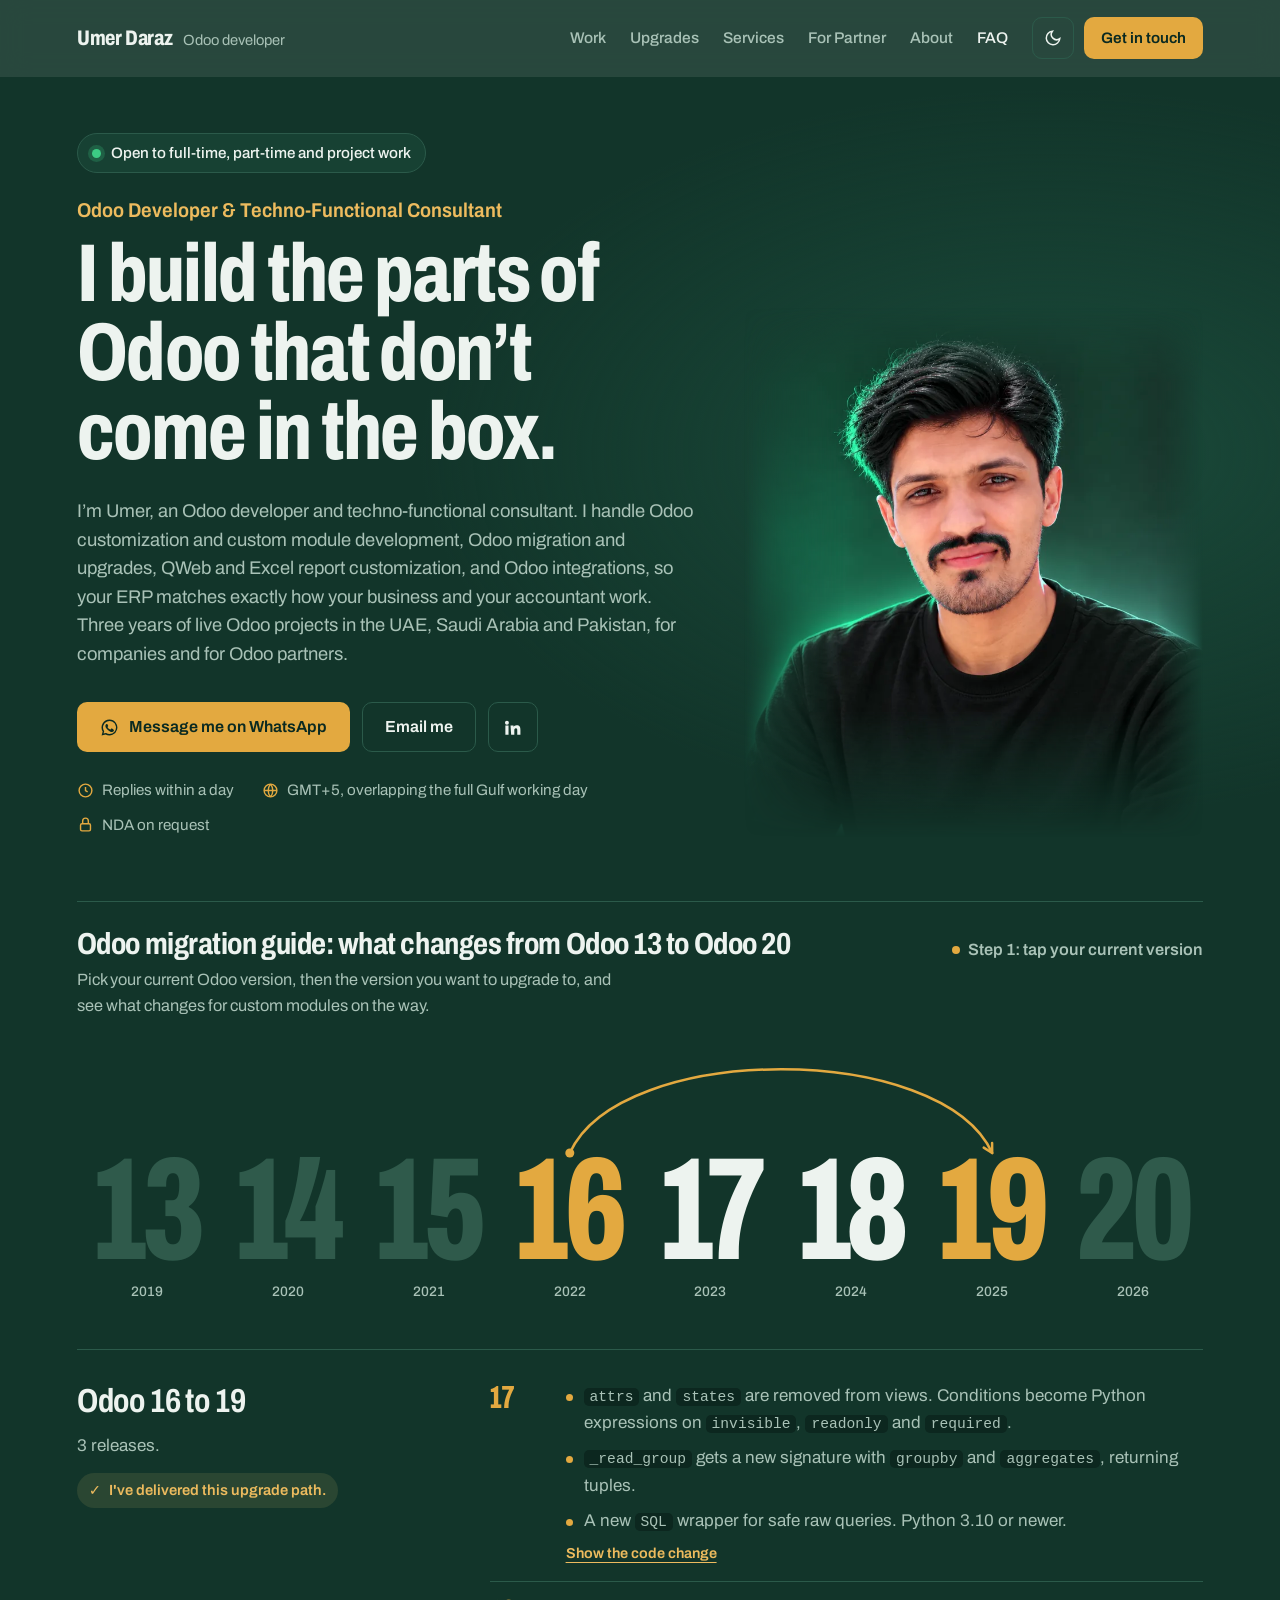
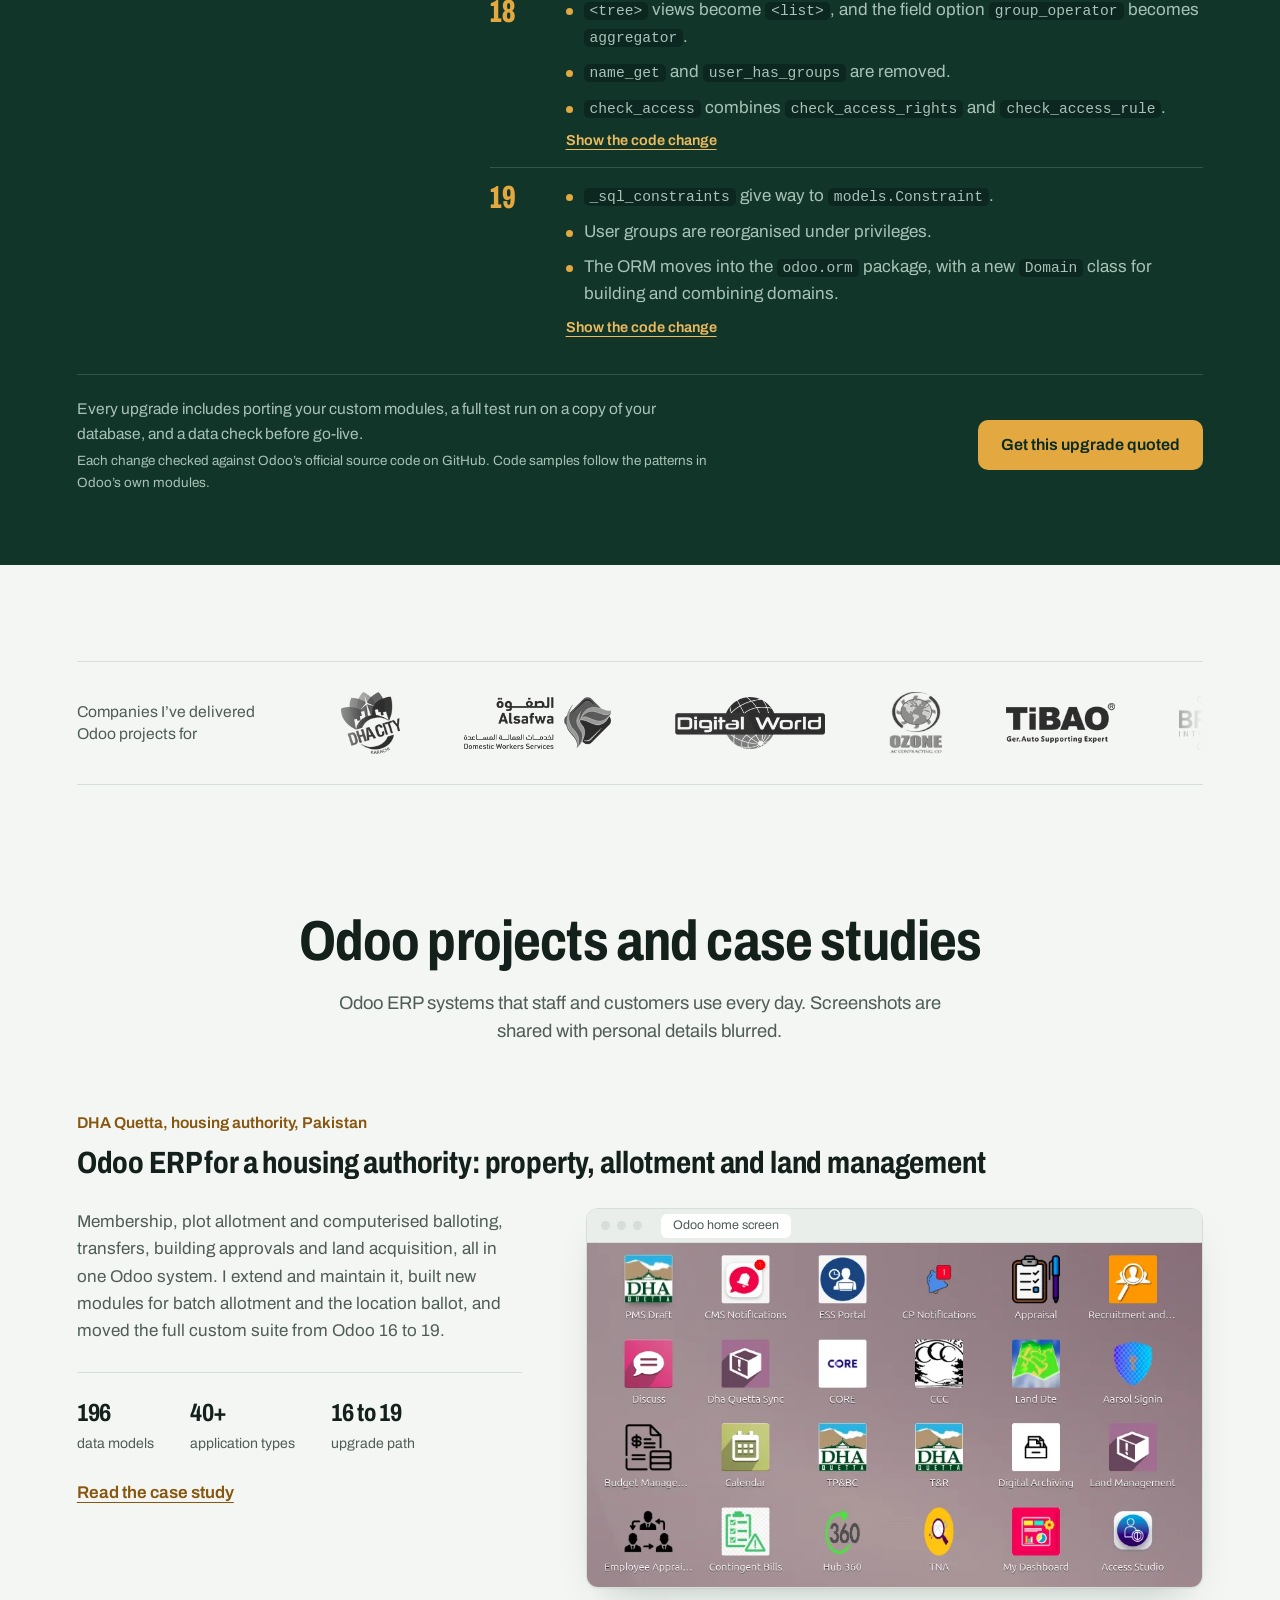
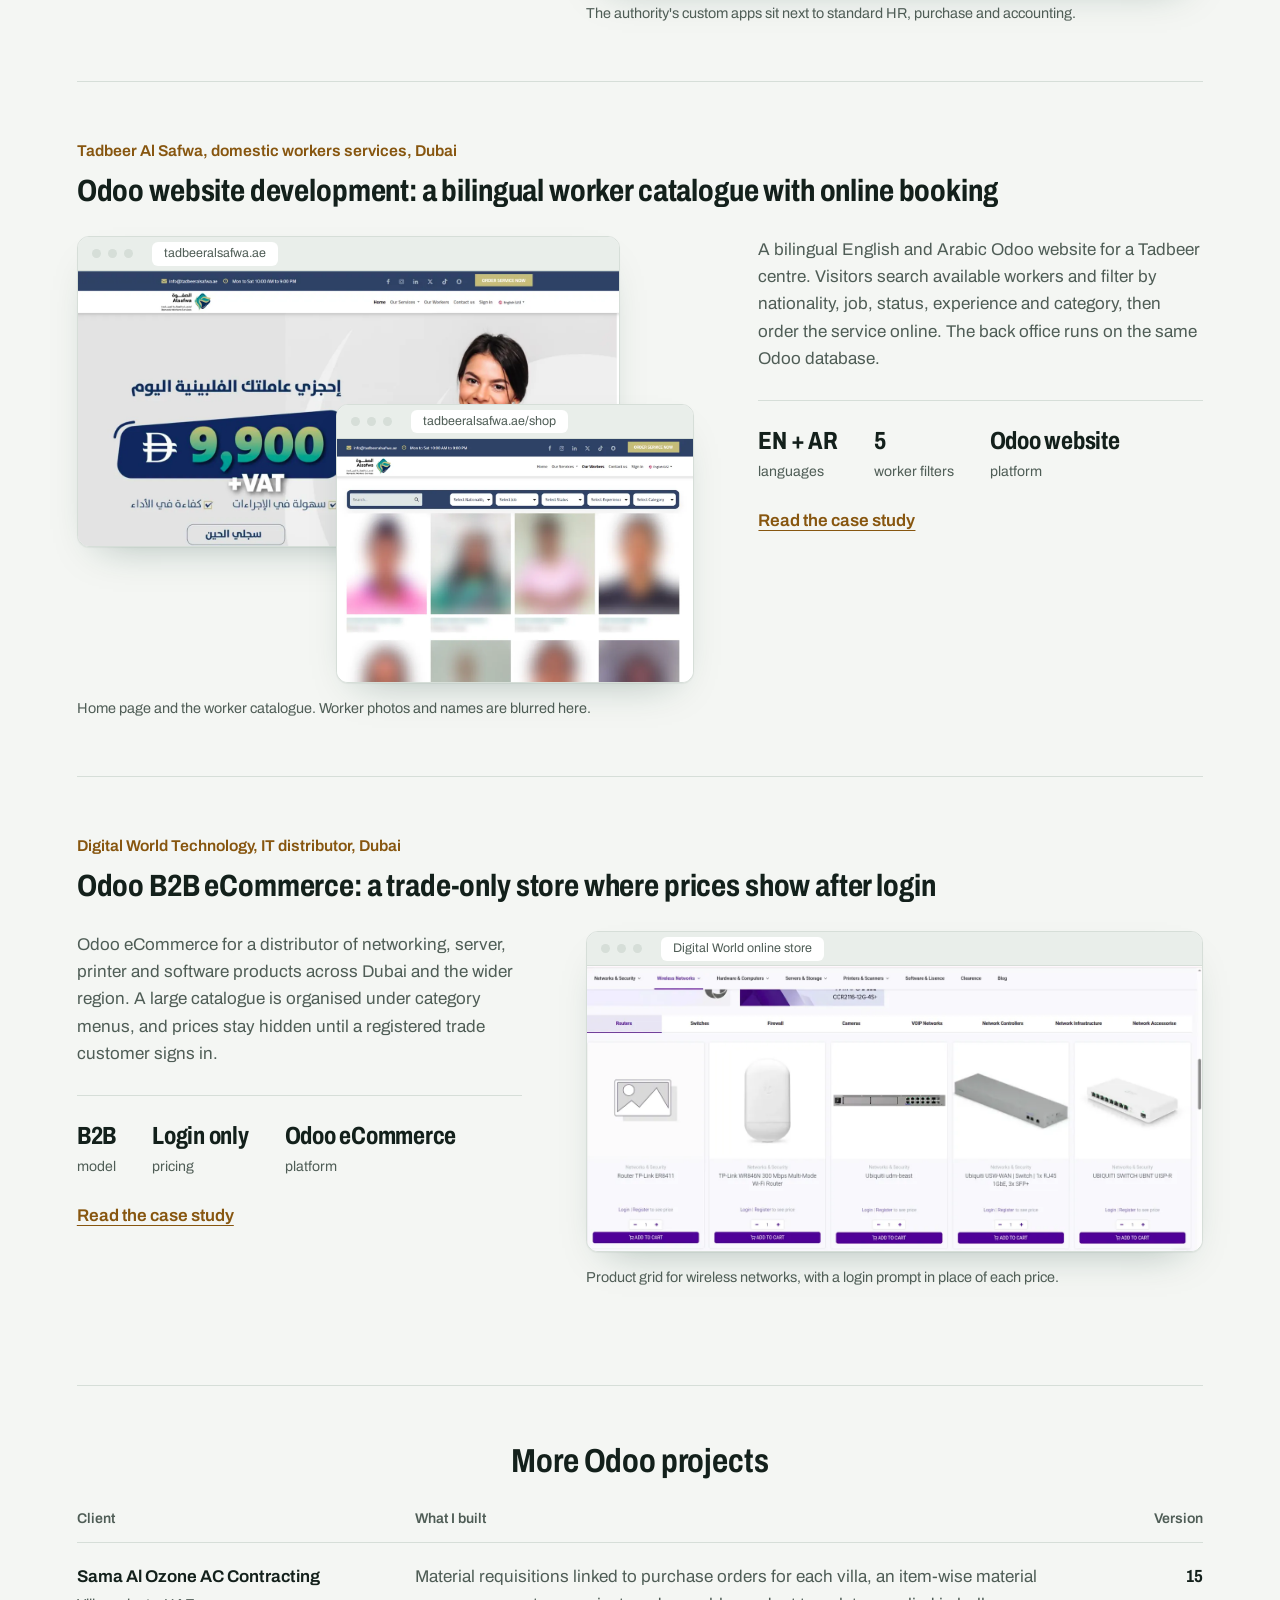
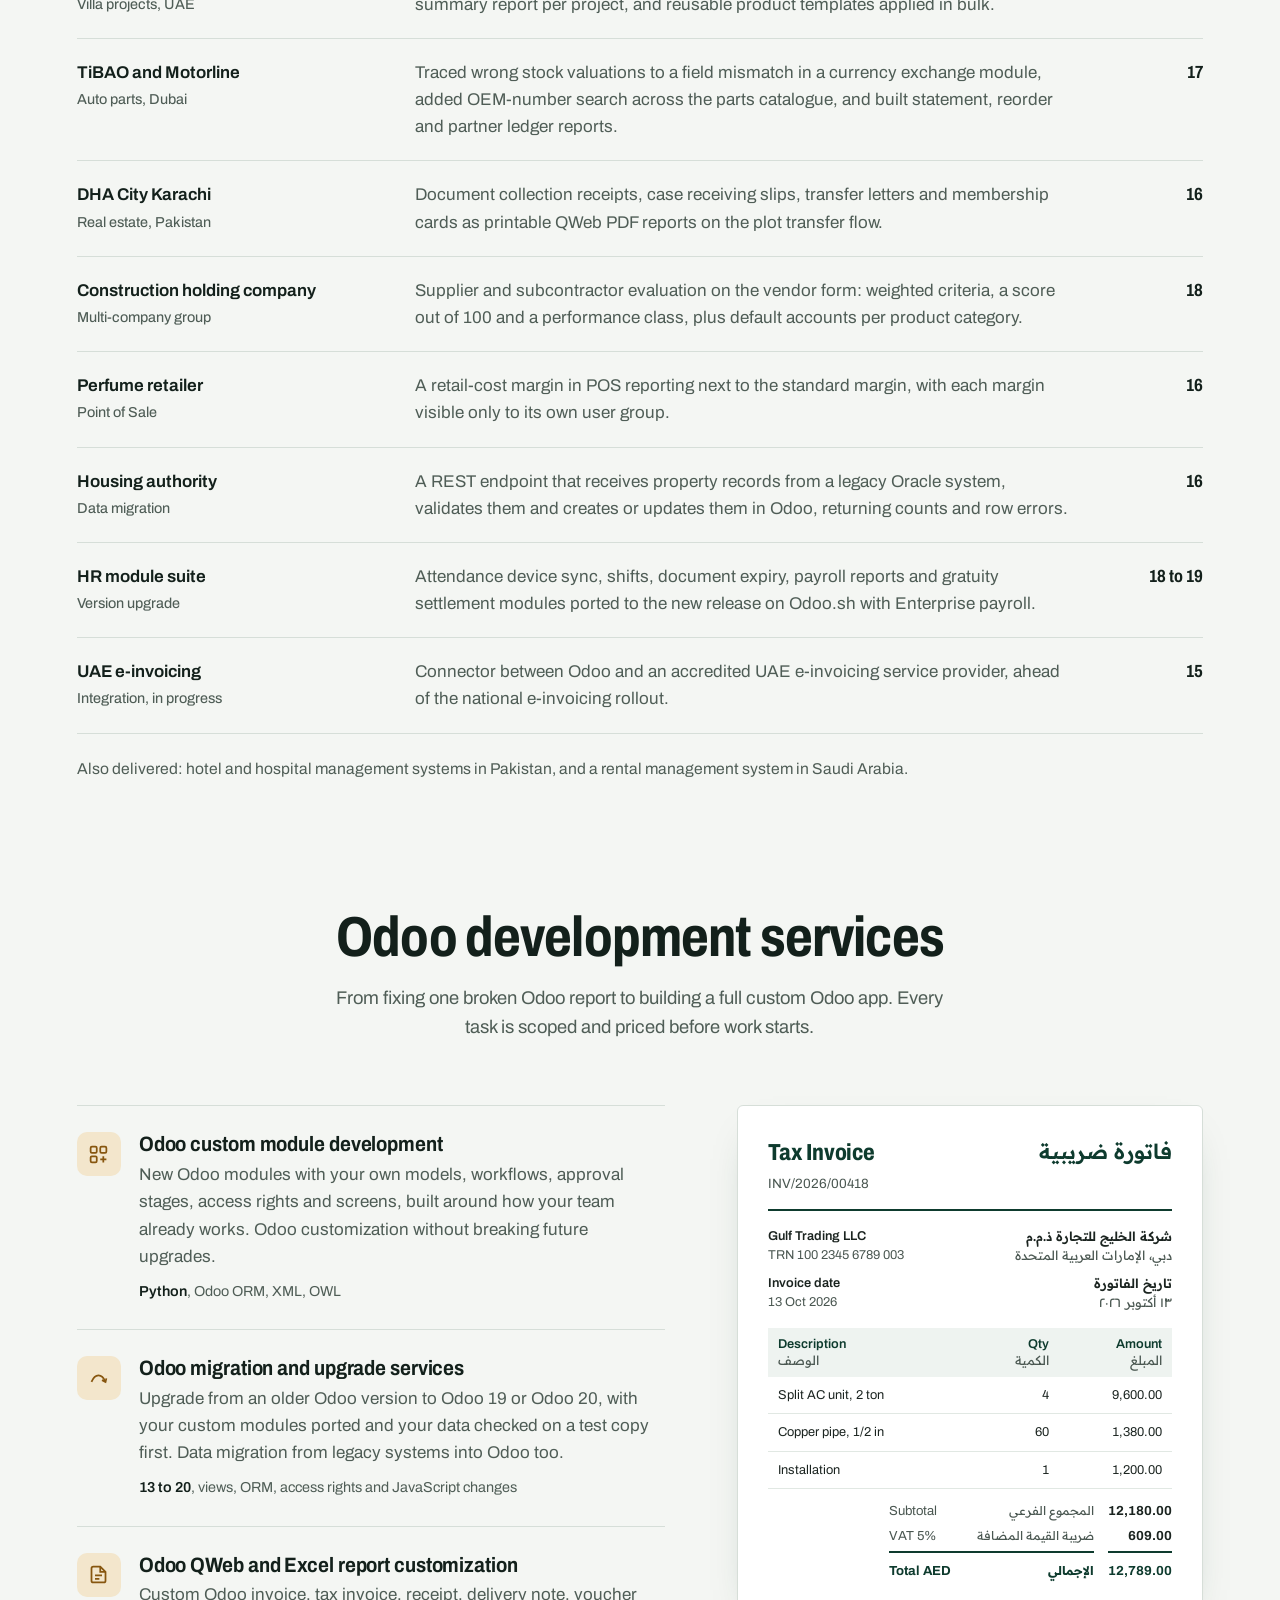
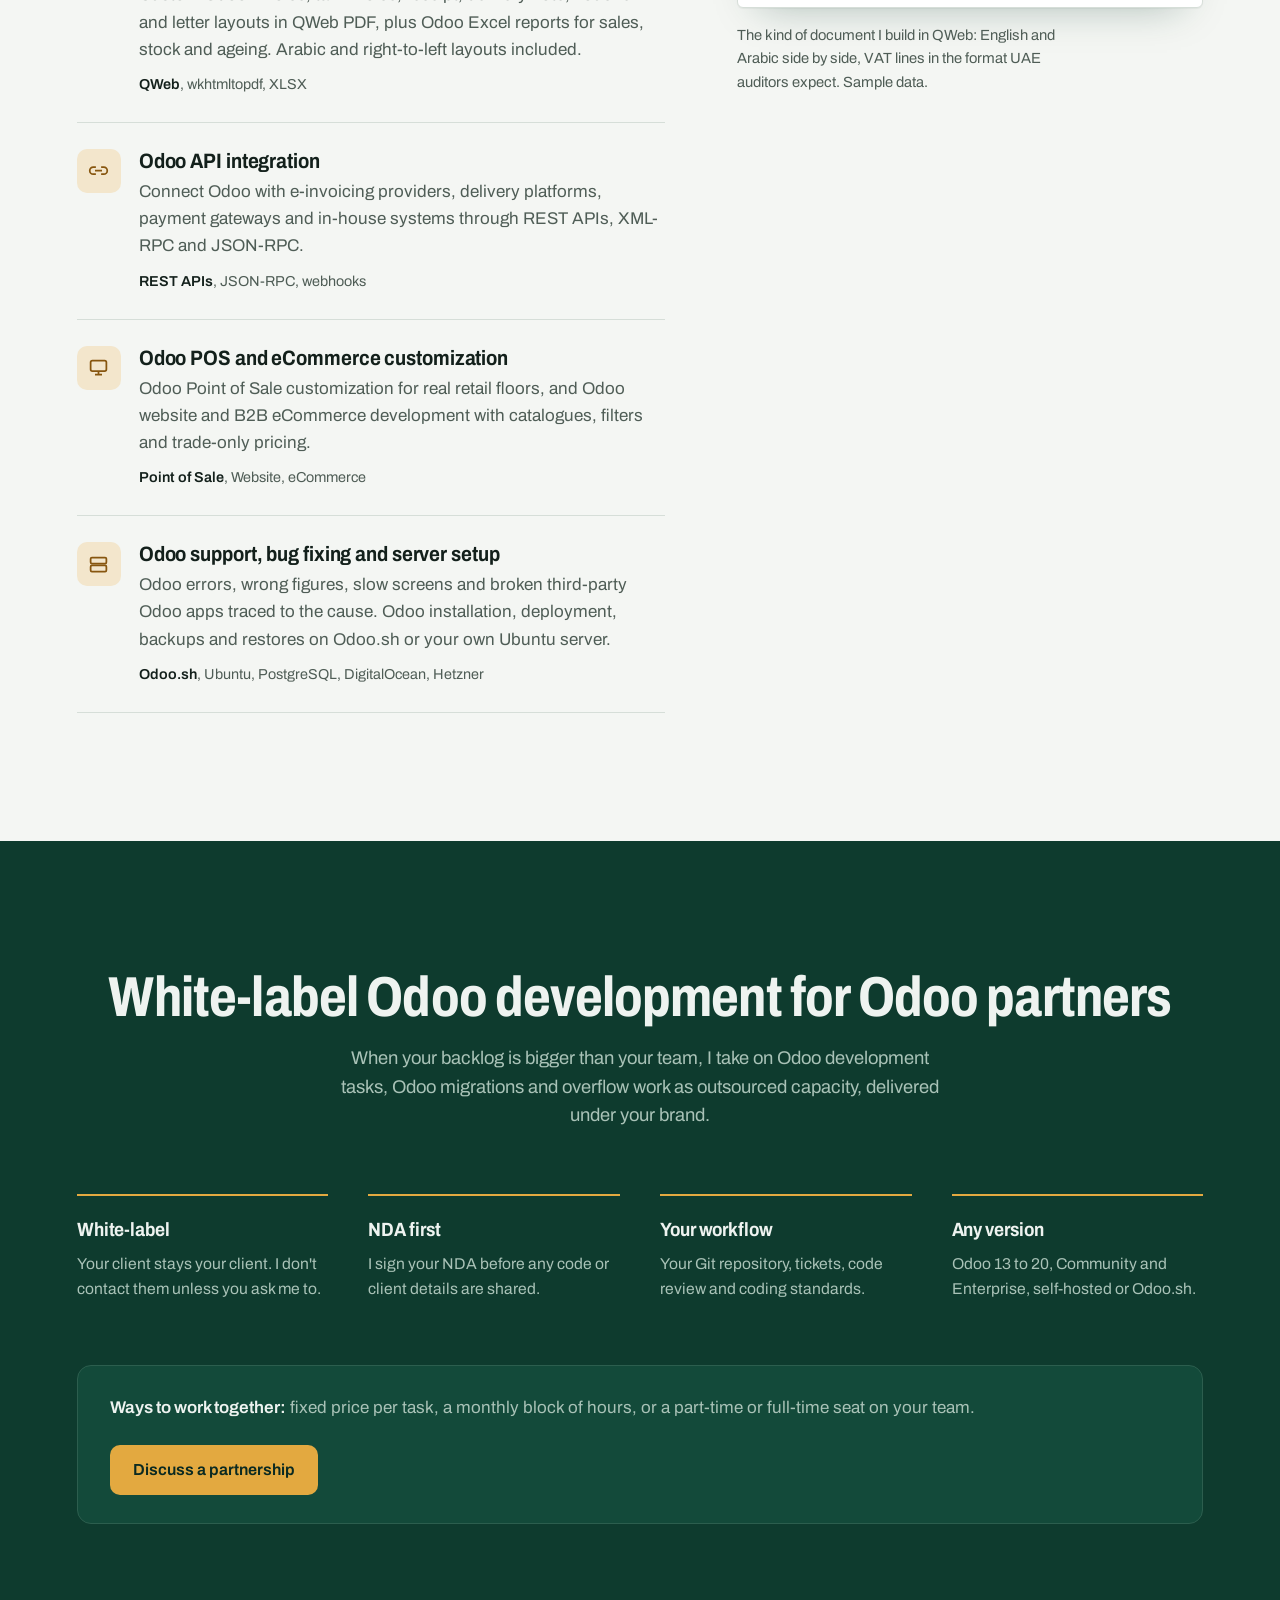
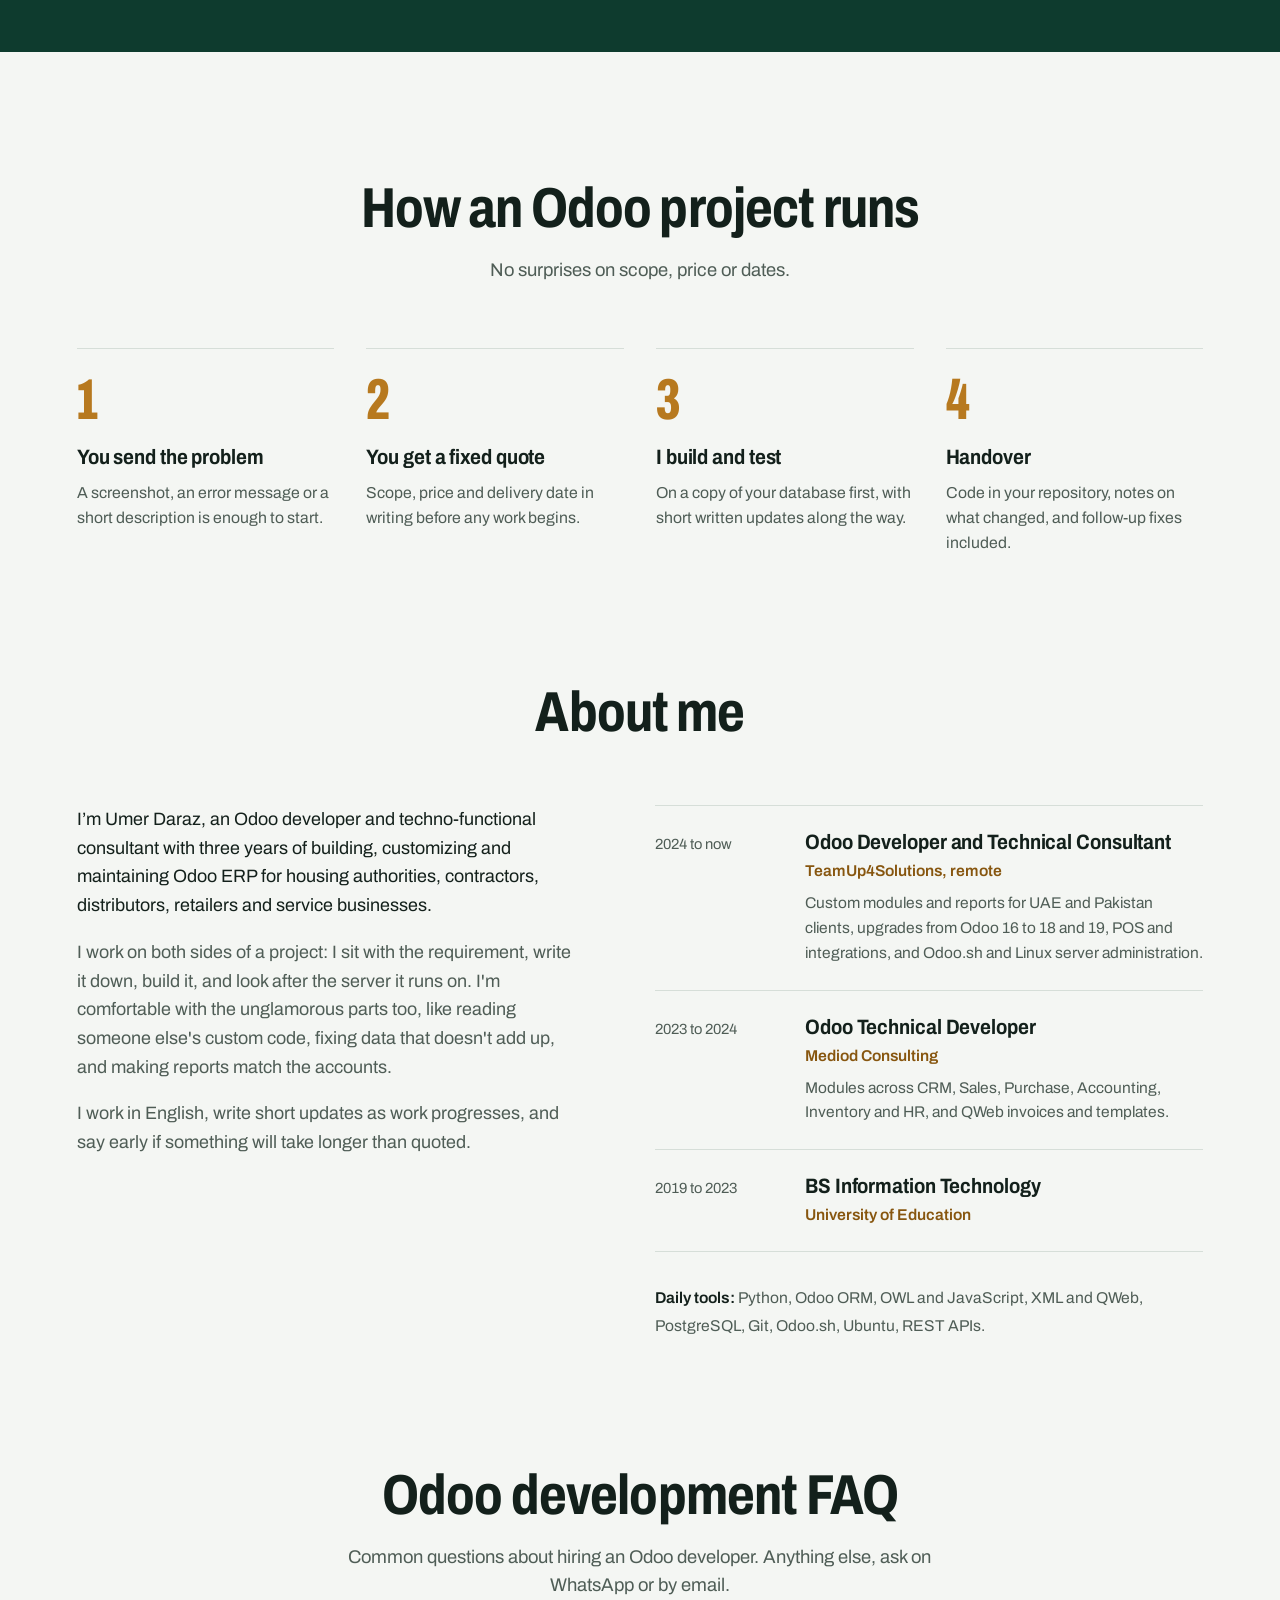
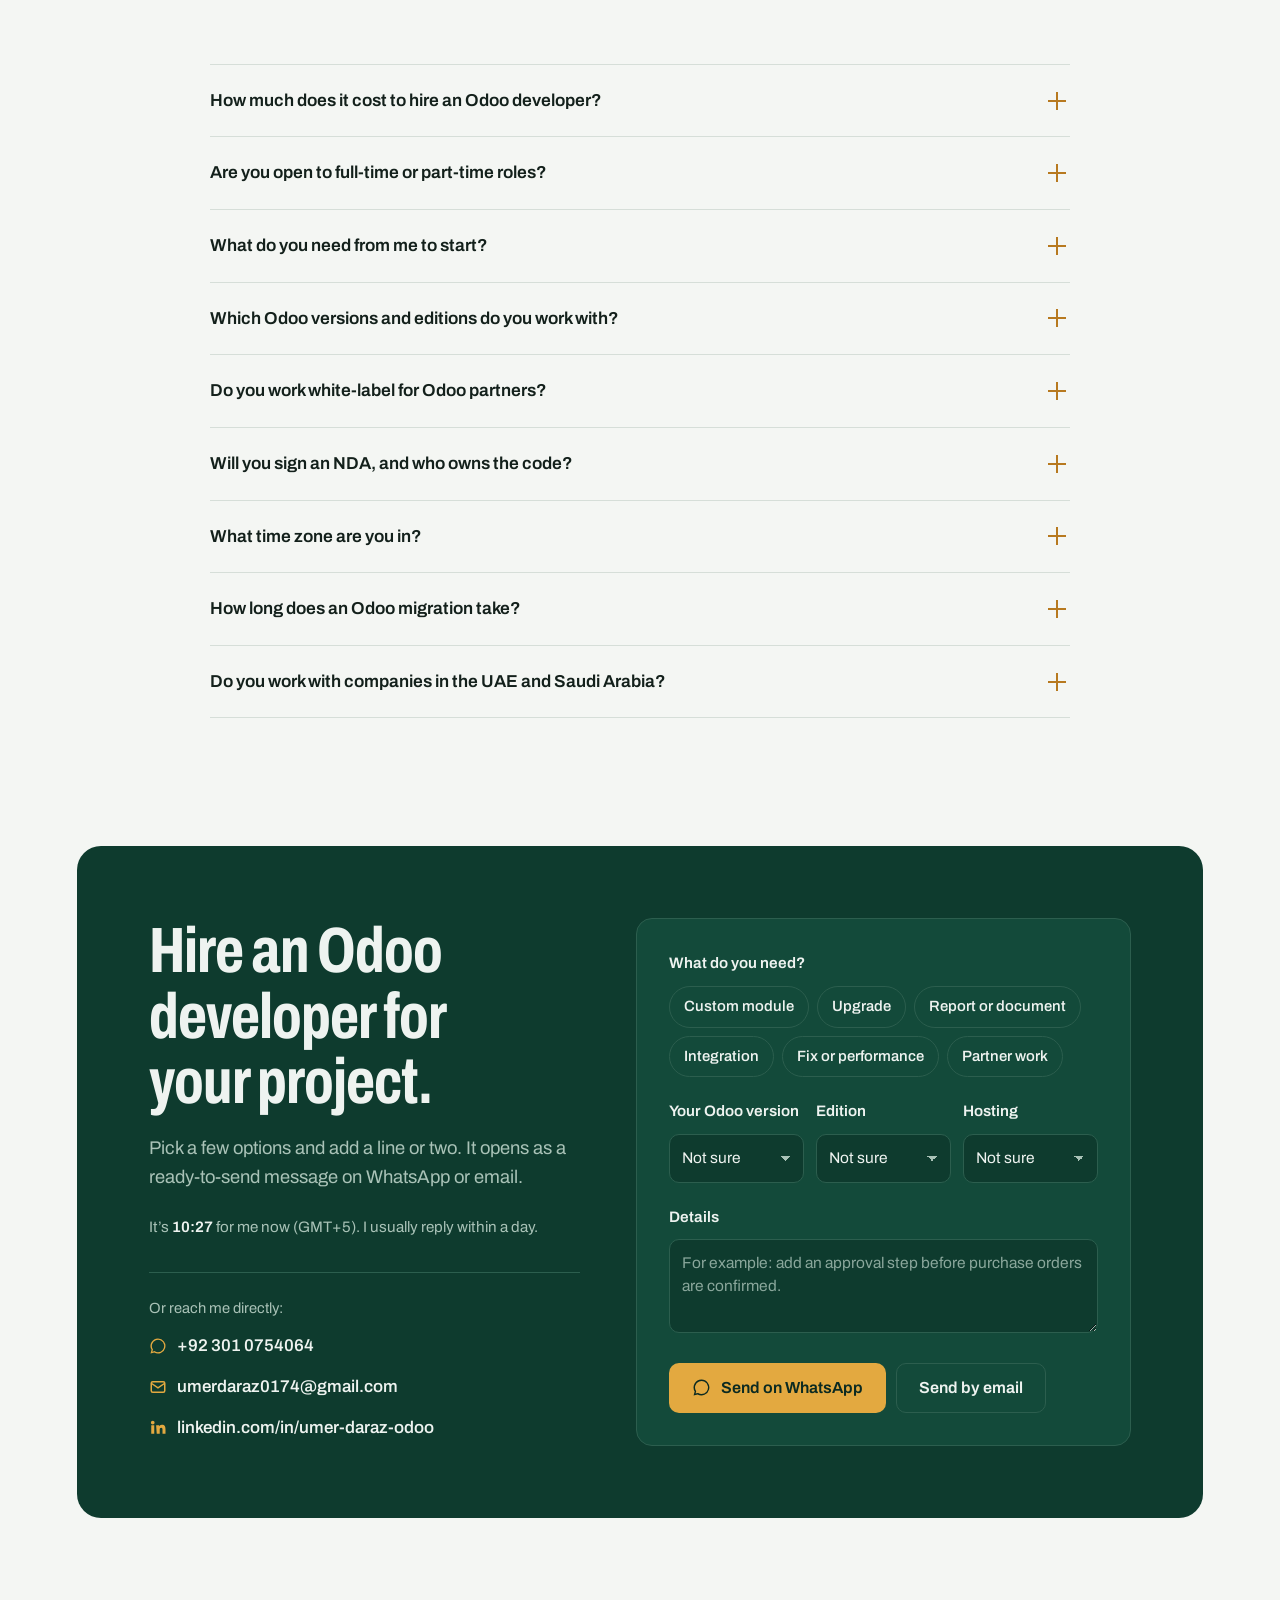
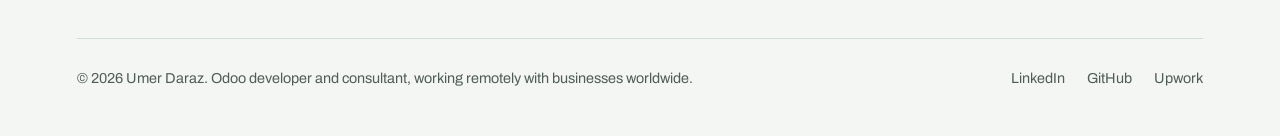
<file: index.html>
<!doctype html>
<html lang="en" dir="ltr">
<head>
<meta charset="utf-8">
<meta name="viewport" content="width=device-width, initial-scale=1, viewport-fit=cover">
<title>Odoo Developer &amp; Consultant | Odoo Customization, Migration &amp; Reports | Umer Daraz</title>
<meta name="description" content="Hire an experienced Odoo developer and techno-functional consultant for Odoo customization, custom module development, Odoo migration and upgrades (Odoo 13 to 20), QWeb reports and Odoo integrations. Remote, for businesses and Odoo partners in the UAE, Saudi Arabia and worldwide.">
<link rel="canonical" href="https://devbyumer.com/">
<meta name="author" content="Umer Daraz">
<link rel="me" href="https://www.linkedin.com/in/umer-daraz-odoo">
<link rel="me" href="https://github.com/umerdaraz-dev">
<meta name="robots" content="index, follow, max-image-preview:large">
<meta property="og:type" content="website">
<meta property="og:site_name" content="Umer Daraz">
<meta property="og:locale" content="en_US">
<meta property="og:title" content="Umer Daraz | Odoo Developer &amp; Techno-Functional Consultant">
<meta property="og:description" content="Odoo customization, custom modules, Odoo migration (13 to 20), QWeb reports and integrations. Available full-time, part-time or per project.">
<meta property="og:url" content="https://devbyumer.com/">
<meta property="og:image" content="https://devbyumer.com/og-image.jpg">
<meta property="og:image:alt" content="Umer Daraz, Odoo developer. Odoo versions 13 to 20.">
<meta property="og:image:width" content="1200">
<meta property="og:image:height" content="630">
<meta name="twitter:card" content="summary_large_image">
<meta name="theme-color" content="#12352A">
<link rel="icon" href="/favicon.ico" sizes="48x48">
<link rel="icon" href="/favicon.svg" type="image/svg+xml">
<link rel="icon" href="/favicon-96x96.png" type="image/png" sizes="96x96">
<link rel="apple-touch-icon" href="/apple-touch-icon.png">
<script type="application/ld+json">
{"@context":"https://schema.org","@graph":[
 {"@type":"Person","@id":"https://devbyumer.com/#umer","name":"Umer Daraz","url":"https://devbyumer.com/",
  "image":"https://devbyumer.com/og-image.jpg","jobTitle":"Odoo Developer and Techno-Functional Consultant",
  "email":"mailto:umerdaraz0174@gmail.com","telephone":"+923010754064","address":{"@type":"PostalAddress","addressCountry":"PK"},
  "alumniOf":{"@type":"CollegeOrUniversity","name":"University of Education"},
  "knowsLanguage":["en","ur"],"worksFor":{"@type":"Organization","name":"TeamUp4Solutions"},
  "knowsAbout":["Odoo","Odoo development","Odoo migration","Odoo upgrade","Odoo 19","Odoo 20","Odoo custom modules","QWeb reports","Arabic RTL reports","Odoo POS","Odoo eCommerce","UAE e-invoicing","Python","PostgreSQL","OWL","Odoo.sh"],
  "sameAs":["https://www.linkedin.com/in/umer-daraz-odoo","https://github.com/umerdaraz-dev","https://www.upwork.com/freelancers/~01d0d5648a77e57ea3"]},
 {"@type":"ProfessionalService","@id":"https://devbyumer.com/#service","name":"Umer Daraz, Odoo development","url":"https://devbyumer.com/",
  "provider":{"@id":"https://devbyumer.com/#umer"},"image":"https://devbyumer.com/og-image.jpg","availableLanguage":["English"],
  "areaServed":["United Arab Emirates","Saudi Arabia","Qatar","Oman","Bahrain","Kuwait","Pakistan","Europe","Worldwide"],
  "knowsAbout":["Odoo customization","Odoo migration","Odoo implementation"],
  "hasOfferCatalog":{"@type":"OfferCatalog","name":"Odoo development services","itemListElement":[{"@type":"Offer","itemOffered":{"@type":"Service","name":"Odoo custom module development"}},{"@type":"Offer","itemOffered":{"@type":"Service","name":"Odoo migration and upgrade (Odoo 13 to 20)"}},{"@type":"Offer","itemOffered":{"@type":"Service","name":"Odoo QWeb and Excel report customization"}},{"@type":"Offer","itemOffered":{"@type":"Service","name":"Odoo API integration"}},{"@type":"Offer","itemOffered":{"@type":"Service","name":"Odoo POS and eCommerce customization"}},{"@type":"Offer","itemOffered":{"@type":"Service","name":"Odoo support, bug fixing and server setup"}}]},
  "serviceType":["Odoo custom module development","Odoo version upgrade and migration","Odoo QWeb and Excel reports","Odoo integrations","Odoo POS customisation","Odoo website and eCommerce","Odoo server administration"]},
 {"@type":"WebSite","@id":"https://devbyumer.com/#site","url":"https://devbyumer.com/","name":"Umer Daraz","inLanguage":"en"},
 {"@type":"FAQPage","@id":"https://devbyumer.com/#faq","mainEntity":[{"@type": "Question", "name": "How much does it cost to hire an Odoo developer?", "acceptedAnswer": {"@type": "Answer", "text": "Each Odoo task gets a fixed price once I’ve seen the requirement. Larger Odoo projects are split into milestones, and Odoo partners can book a monthly block of hours. Quotes are free."}}, {"@type": "Question", "name": "Are you open to full-time or part-time roles?", "acceptedAnswer": {"@type": "Answer", "text": "Yes. I take full-time, part-time and project-based work, fully remote."}}, {"@type": "Question", "name": "What do you need from me to start?", "acceptedAnswer": {"@type": "Answer", "text": "Your Odoo version and edition, a description or screenshot of what you need, and access to a test copy of your database. I don't need your live system to get started."}}, {"@type": "Question", "name": "Which Odoo versions and editions do you work with?", "acceptedAnswer": {"@type": "Answer", "text": "Odoo 13 to 20, Community and Enterprise, self-hosted or on Odoo.sh. Most of my delivered work is on 15 to 19, and I take Odoo 20 projects now. Odoo Online doesn’t allow custom code, so there I help with configuration and Studio only."}}, {"@type": "Question", "name": "Do you work white-label for Odoo partners?", "acceptedAnswer": {"@type": "Answer", "text": "Yes. I work inside your team and processes, and I don't contact your client unless you ask me to."}}, {"@type": "Question", "name": "Will you sign an NDA, and who owns the code?", "acceptedAnswer": {"@type": "Answer", "text": "Yes, I sign before any details are shared. You own everything I build, and it's delivered to your repository."}}, {"@type": "Question", "name": "What time zone are you in?", "acceptedAnswer": {"@type": "Answer", "text": "GMT+5. That covers the full working day in the UAE and Saudi Arabia, mornings in Europe, and calls with the Americas by arrangement."}}, {"@type": "Question", "name": "How long does an Odoo migration take?", "acceptedAnswer": {"@type": "Answer", "text": "It depends on how many custom modules you have and how far apart the versions are. A database with few customizations can move in days; a heavily customized one takes longer. I review your modules first and give you a fixed timeline before starting."}}, {"@type": "Question", "name": "Do you work with companies in the UAE and Saudi Arabia?", "acceptedAnswer": {"@type": "Answer", "text": "Yes. Most of my Odoo clients are in the UAE, Saudi Arabia and Pakistan. I work remotely in GMT+5, which overlaps the full Gulf working day, and I build UAE VAT invoices and Arabic reports regularly."}}]}
]}
</script>
<script>
  document.documentElement.classList.add('js');
  try { var t = localStorage.getItem('ud-theme'); if (t) document.documentElement.setAttribute('data-theme', t); } catch (e) {}
</script>
<link rel="preconnect" href="https://fonts.googleapis.com">
<link rel="preconnect" href="https://fonts.gstatic.com" crossorigin>
<link rel="stylesheet" href="https://fonts.googleapis.com/css2?family=Archivo:wdth,wght@62..125,400..800&display=swap">
<link rel="stylesheet" href="https://fonts.googleapis.com/css2?family=Readex+Pro:wght@400;600&amp;display=swap&amp;text=%D8%8C%D8%A3%D8%A5%D8%A7%D8%A8%D8%A9%D8%AA%D8%AC%D8%AD%D8%AE%D8%AF%D8%B0%D8%B1%D8%B4%D8%B5%D8%B6%D8%B9%D8%BA%D9%81%D9%82%D9%83%D9%84%D9%85%D9%88%D9%8A%D9%A0%D9%A1%D9%A2%D9%A3%D9%A6">
<style>
:root{
  --paper:#F4F6F3; --surface:#FFFFFF; --sunk:#E9EEEA; --line:#D6DED8; --ink:#13201B; --muted:#4F5D56;
  --brand:#0E3B2E; --brand-hover:#0A2E24; --on-brand:#FFFFFF;
  --amber:#B7791F; --amber-soft:#F3E6CC; --amber-text:#87560F; --live:#1F9D61; --faded:#B9C6BF;
  --band:#0E3B2E; --band-2:#134A3A; --band-line:#2C5E4E; --band-ink:#EEF3F0; --band-muted:#A9C2B7; --band-accent:#E3A940;
  --stroke:#9FB3AA;
  --shadow:0 1px 1px rgba(14,59,46,.05), 0 18px 40px -22px rgba(14,59,46,.35);
  --sans:"Archivo", ui-sans-serif, system-ui, -apple-system, "Segoe UI", Roboto, Arial, sans-serif;
  --arabic:"Readex Pro", "Noto Sans Arabic", "Geeza Pro", Tahoma, sans-serif;
  --mono:ui-monospace, "SFMono-Regular", Menlo, Consolas, monospace;
  color-scheme:light;
}
@media (prefers-color-scheme: dark){
  :root:not([data-theme="light"]){
    --paper:#0B2A21; --surface:#0F3429; --sunk:#0D2F25; --line:#22493D; --ink:#E8EFEB; --muted:#A3B8AE;
    --brand:#E3A940; --brand-hover:#EDBB5E; --on-brand:#0B2A21;
    --amber:#E3A940; --amber-soft:#2A3D2B; --amber-text:#EDBB5E; --live:#3CCB84; --faded:#2E5446;
    --band:#123F32; --band-2:#174B3C; --band-line:#2F6150; --stroke:#3F6A5C;
    --shadow:0 1px 1px rgba(0,0,0,.2), 0 18px 40px -22px rgba(0,0,0,.7);
    color-scheme:dark;
  }
}
:root[data-theme="dark"]{
  --paper:#0B2A21; --surface:#0F3429; --sunk:#0D2F25; --line:#22493D; --ink:#E8EFEB; --muted:#A3B8AE;
  --brand:#E3A940; --brand-hover:#EDBB5E; --on-brand:#0B2A21;
  --amber:#E3A940; --amber-soft:#2A3D2B; --amber-text:#EDBB5E; --live:#3CCB84; --faded:#2E5446;
  --band:#123F32; --band-2:#174B3C; --band-line:#2F6150; --stroke:#3F6A5C;
  --shadow:0 1px 1px rgba(0,0,0,.2), 0 18px 40px -22px rgba(0,0,0,.7);
  color-scheme:dark;
}

*,*::before,*::after{box-sizing:border-box}
:root{padding-top:env(safe-area-inset-top,0px);padding-bottom:env(safe-area-inset-bottom,0px)}
html{scroll-behavior:smooth;scroll-padding-top:calc(84px + env(safe-area-inset-top,0px));-webkit-text-size-adjust:100%}
body{margin:0;background:var(--paper);color:var(--ink);font-family:var(--sans);font-size:1.0625rem;line-height:1.6;-webkit-font-smoothing:antialiased;text-rendering:optimizeLegibility}
img{max-width:100%;height:auto;display:block}
a{color:inherit;text-underline-offset:.2em;text-decoration-thickness:1px}
p{margin:0}
h1,h2,h3{margin:0;font-stretch:80%;font-weight:720;line-height:1.02;letter-spacing:-.015em}
h2{font-size:clamp(2.1rem,4.4vw,3.6rem);max-width:18ch;text-wrap:balance}
h3{font-size:1.3rem;font-stretch:88%;font-weight:680;line-height:1.2;letter-spacing:-.005em}
code{font-family:var(--mono);font-size:.86em;background:var(--sunk);padding:1px 6px;border-radius:5px;white-space:nowrap;direction:ltr;unicode-bidi:isolate}
:focus-visible{outline:3px solid var(--amber);outline-offset:3px;border-radius:4px}
.wrap{width:min(1440px,100% - 2 * clamp(24px,6vw,240px));margin-inline:auto}
.lede{color:var(--muted);font-size:1.15rem;line-height:1.55;max-width:56ch}
.sr{position:absolute;width:1px;height:1px;overflow:hidden;clip:rect(0 0 0 0);white-space:nowrap}
.ltr{direction:ltr;unicode-bidi:isolate}

/* Arabic page */
html[lang="ar"] body{font-family:var(--arabic);line-height:1.8}
html[lang="ar"] h1,html[lang="ar"] h2,html[lang="ar"] h3{font-family:var(--arabic);letter-spacing:0;line-height:1.3;font-weight:650}
html[lang="ar"] .hero h1{font-size:clamp(2.3rem,5vw,4.3rem);line-height:1.25;font-weight:700;max-width:17ch}
html[lang="ar"] .contact-card h2{line-height:1.25}
html[lang="ar"] .lede{line-height:1.85}
html[lang="ar"] .brand b{font-family:var(--arabic);font-weight:700}
html[lang="ar"] .figures dd,html[lang="ar"] .proj td:last-child{font-family:var(--sans)}
html[lang="ar"] .figures dd:lang(ar){font-family:var(--arabic);font-weight:650;font-size:1.25rem}

/* buttons */
.btn{display:inline-flex;align-items:center;gap:10px;min-height:50px;padding:0 22px;border-radius:10px;font:inherit;font-weight:620;font-size:1rem;text-decoration:none;border:1.5px solid transparent;cursor:pointer;transition:background-color .15s,border-color .15s,color .15s;line-height:1.25}
.btn svg{width:19px;height:19px;flex:none}
.btn-primary{background:var(--brand);color:var(--on-brand)}
.btn-primary:hover{background:var(--brand-hover)}
.btn-line{background:transparent;color:var(--ink);border-color:var(--line)}
.btn-line:hover{border-color:var(--ink)}
.btn-square{padding:0;width:50px;justify-content:center}
.textlink{background:none;border:0;padding:0;font:inherit;font-weight:620;color:var(--amber-text);cursor:pointer;text-decoration:underline;text-underline-offset:.25em}
.textlink:hover{color:var(--ink)}

/* header */
.skip{position:absolute;inset-inline-start:12px;top:-80px;z-index:50;padding:10px 16px;border-radius:8px;background:var(--brand);color:var(--on-brand);font-weight:600;text-decoration:none}
.skip:focus{top:12px}
.top{position:sticky;top:env(safe-area-inset-top,0px);z-index:40;background:#12352A;background:color-mix(in srgb,#12352A 90%,transparent);backdrop-filter:blur(14px) saturate(1.4);-webkit-backdrop-filter:blur(14px) saturate(1.4);border-bottom:1px solid transparent;transition:border-color .2s}
.top.scrolled{border-bottom-color:var(--line)}
.nav{display:flex;align-items:center;gap:24px;height:76px}
.brand{display:flex;align-items:baseline;gap:10px;text-decoration:none;white-space:nowrap}
.brand b{font-stretch:78%;font-weight:760;font-size:1.32rem;letter-spacing:-.01em}
.brand span{color:var(--muted);font-size:.92rem}
.nav nav{margin-inline-start:auto}
.links{display:flex;gap:24px;list-style:none;margin:0;padding:0}
.links a{text-decoration:none;color:var(--muted);font-weight:520;font-size:.97rem}
.links a:hover,.links a[aria-current="true"]{color:var(--ink)}
.nav-end{display:flex;align-items:center;gap:10px}
.nav-end .btn{min-height:42px;padding:0 16px;font-size:.95rem}
.lang{display:inline-grid;place-items:center;height:42px;padding:0 12px;border-radius:10px;border:1.5px solid var(--line);text-decoration:none;font-weight:600;font-size:.95rem}
.lang:hover{border-color:var(--ink)}
.lang:lang(ar){font-family:var(--arabic);font-size:1rem}
.lang:lang(en){font-family:var(--sans)}
.mode{width:42px;height:42px;border-radius:10px;border:1.5px solid var(--line);background:transparent;color:var(--ink);display:grid;place-items:center;cursor:pointer}
.mode svg{width:18px;height:18px}
.mode .sun{display:none}
:root[data-theme="dark"] .mode .sun{display:block}
:root[data-theme="dark"] .mode .moon{display:none}
@media (prefers-color-scheme: dark){
  :root:not([data-theme="light"]) .mode .sun{display:block}
  :root:not([data-theme="light"]) .mode .moon{display:none}
}
@media (max-width:1060px){.links{display:none}.nav-end{margin-inline-start:auto}}
@media (max-width:560px){.brand span{display:none}.nav-end .btn{display:none}}

/* dark zone: header + hero */
.dz{--hero:#12352A;--paper:#12352A;--surface:#174133;--sunk:#0C271F;--line:#2B5A4A;--ink:#EDF3EF;--muted:#A9C2B7;
  --brand:#E3A940;--brand-hover:#EDBB5E;--on-brand:#0B2A21;--amber:#E3A940;--amber-soft:#2A4632;--amber-text:#EDBB5E;
  --live:#3CCB84;--faded:#2F5A4B;--stroke:#4C7A6A;color:var(--ink);color-scheme:dark}
/* hero */
.hero{padding:56px 0 72px;background:radial-gradient(900px 520px at 82% 18%,#1A4A3A 0%,transparent 70%),#12352A;overflow:hidden}
.hero-grid{display:grid;grid-template-columns:minmax(0,1.3fr) minmax(0,.95fr);gap:40px;align-items:center}
.status{display:inline-flex;align-items:center;gap:10px;font-size:.95rem;font-weight:520;color:var(--ink);padding:7px 14px;border-radius:999px;background:var(--surface);border:1px solid var(--line)}
.status i{width:9px;height:9px;border-radius:50%;background:var(--live);box-shadow:0 0 0 4px color-mix(in srgb,var(--live) 22%,transparent)}
.hero .kicker{margin-top:24px;font-family:var(--sans);font-stretch:90%;font-size:clamp(1.05rem,1.6vw,1.25rem);font-weight:650;line-height:1.3;letter-spacing:0;color:var(--amber-text);max-width:none}
.hero .display{margin-top:12px;font-size:clamp(2.75rem,6.4vw,5.6rem);font-stretch:74%;font-weight:760;line-height:.96;letter-spacing:-.02em;max-width:15ch;text-wrap:balance}
.hero .lede{margin-top:26px}
.ctas{display:flex;flex-wrap:wrap;gap:12px;margin-top:34px}
.assure{display:flex;flex-wrap:wrap;gap:10px 28px;margin:26px 0 0;padding:0;list-style:none;color:var(--muted);font-size:.95rem}
.assure li{display:flex;align-items:center;gap:8px}
.assure svg{width:17px;height:17px;color:var(--amber);flex:none}
.portrait{margin:0;position:relative;align-self:stretch;display:flex;flex-direction:column;justify-content:flex-end}
.portrait img{width:100%;max-width:520px;margin-inline-start:auto;aspect-ratio:800/922;object-fit:cover;-webkit-mask-image:linear-gradient(to right,transparent 0,#000 22%,#000 90%,transparent 100%),linear-gradient(to bottom,transparent 0,#000 14%,#000 76%,transparent 100%);-webkit-mask-composite:source-in;mask-image:linear-gradient(to right,transparent 0,#000 22%,#000 90%,transparent 100%),linear-gradient(to bottom,transparent 0,#000 14%,#000 76%,transparent 100%);mask-composite:intersect}
.portrait figcaption{position:absolute;inset-inline-end:0;bottom:6%;max-width:250px;padding:12px 16px;border-radius:12px;background:rgba(12,39,31,.78);backdrop-filter:blur(8px);-webkit-backdrop-filter:blur(8px);border:1px solid var(--line);font-size:.86rem;color:var(--muted);line-height:1.45}
.portrait figcaption b{display:block;color:var(--ink);font-weight:650;font-size:.95rem}

/* upgrade explorer: the one loud element */
.rail{margin-top:64px;border-top:1px solid var(--line);padding-top:26px}
.rail-head{display:flex;flex-wrap:wrap;justify-content:space-between;gap:10px 32px;align-items:baseline}
.rail-head p{font-size:1.02rem;color:var(--muted);max-width:60ch}
.rail-h{font-size:clamp(1.4rem,2.4vw,1.9rem);font-stretch:80%;max-width:none;margin-bottom:8px}
.rail-head p strong{color:var(--ink);font-weight:650}
.hint{display:inline-flex;align-items:center;gap:8px;font-size:.92rem;font-weight:600;color:var(--amber-text)}
.hint::before{content:"";width:8px;height:8px;border-radius:50%;background:var(--amber)}
.rail-stage{position:relative;padding-top:clamp(64px,10vw,140px);direction:ltr}
.arcs{position:absolute;inset:0 0 auto 0;width:100%;height:100%;overflow:visible;pointer-events:none}
.arcs path.arc{fill:none;stroke:var(--amber);stroke-width:2.5;stroke-linecap:round}
.arcs path.head{fill:none;stroke:var(--amber);stroke-width:2.5;stroke-linecap:round;stroke-linejoin:round}
.arcs circle{fill:var(--amber)}
.versions{display:grid;grid-template-columns:repeat(8,1fr);list-style:none;margin:0;padding:0}
.versions button{all:unset;box-sizing:border-box;display:block;width:100%;text-align:center;cursor:pointer;border-radius:12px;padding:4px 0 8px;font-family:var(--sans);font-stretch:62%;font-weight:800;font-size:clamp(2.6rem,11.4vw,10.5rem);line-height:.82;letter-spacing:-.03em;color:var(--ink);font-variant-numeric:lining-nums;transition:color .25s}
.versions button:focus-visible{outline:3px solid var(--amber);outline-offset:2px}
.versions button .yr{display:block;font-stretch:100%;font-weight:500;font-size:clamp(.62rem,1.1vw,.86rem);letter-spacing:0;line-height:1.3;color:var(--muted);margin-top:12px}
.versions button.out .n{color:var(--faded)}
.versions button.end .n{color:var(--amber)}
.versions button.pending .n{color:var(--amber);text-decoration:underline;text-decoration-thickness:4px;text-underline-offset:10px}
.versions button:hover .n{color:var(--amber)}
.n{display:block;transition:color .25s}
@media (prefers-reduced-motion:no-preference){
  .js .rail:not(.play) .n{color:transparent!important;-webkit-text-stroke:1.5px var(--stroke)}
  .js .rail:not(.play) .arcs{visibility:hidden}
  .js .rail.play.first .n{animation:fillnum .55s ease-out backwards;animation-delay:calc(.1s + var(--i) * .11s)}
  @keyframes fillnum{from{color:transparent;-webkit-text-stroke:1.5px var(--stroke)}}
  .js .arcs path.arc{stroke-dasharray:var(--len);stroke-dashoffset:var(--len);animation:draw .8s cubic-bezier(.6,0,.2,1) forwards;animation-delay:var(--d)}
  .js .arcs path.head,.js .arcs circle{opacity:0;animation:pop .2s ease-out forwards;animation-delay:var(--d2)}
  @keyframes draw{to{stroke-dashoffset:0}}
  @keyframes pop{to{opacity:1}}
}
.explore{margin-top:40px;display:grid;grid-template-columns:minmax(0,.8fr) minmax(0,1.6fr);gap:20px 56px;padding:32px 0 0;border-top:1px solid var(--line)}
.ex-head h3{font-size:clamp(1.6rem,2.6vw,2.2rem);font-stretch:78%}
.ex-head p{margin-top:10px;color:var(--muted)}
.ex-head .badge[hidden]{display:none}
.ex-head .badge{display:inline-flex;align-items:center;gap:8px;margin-top:14px;padding:6px 12px;border-radius:999px;background:var(--amber-soft);color:var(--amber-text);font-weight:600;font-size:.92rem}
.ex-list{list-style:none;margin:0;padding:0}
.ex-list > li{display:grid;grid-template-columns:60px 1fr;gap:16px;padding:14px 0;border-top:1px solid var(--line)}
.ex-list > li:first-child{border-top:0;padding-top:0}
.ex-list > li > b{font-family:var(--sans);font-stretch:62%;font-weight:800;font-size:2rem;line-height:1;color:var(--amber);direction:ltr}
.ex-list p{color:var(--muted)}
.ex-pts{list-style:none;margin:0;padding:0;display:grid;gap:8px}
.ex-pts li{position:relative;padding-inline-start:18px;color:var(--muted);border:0;display:block}
.ex-pts li::before{content:"";position:absolute;inset-inline-start:0;top:.7em;width:7px;height:7px;border-radius:50%;background:var(--amber)}
.diff-btn{margin-top:8px;background:none;border:0;padding:0;font:inherit;font-size:.9rem;font-weight:620;color:var(--amber-text);cursor:pointer;text-decoration:underline;text-underline-offset:.25em}
.diff{display:grid;grid-template-columns:1fr 1fr;gap:10px;margin-top:12px}
.diff[hidden]{display:none}
.diff figure{margin:0;min-width:0;border-radius:10px;overflow:hidden;border:1px solid var(--line);background:#0A231C}
.diff figcaption{display:flex;justify-content:space-between;padding:7px 12px;font-size:.78rem;font-weight:600;color:#A9C2B7;border-bottom:1px solid #1E4538}
.diff figcaption i{font-style:normal;color:#E38B6F}
.diff figure.after figcaption i{color:#5FD39A}
.diff pre{margin:0;padding:12px;overflow-x:auto;font-family:var(--mono);font-size:.78rem;line-height:1.6;color:#DCE8E1;white-space:pre-wrap;overflow-wrap:anywhere}
@media (max-width:700px){.diff{grid-template-columns:1fr}}
.ex-foot{grid-column:1 / -1;display:flex;flex-wrap:wrap;align-items:center;justify-content:space-between;gap:16px 32px;padding:22px 0 0;border-top:1px solid var(--line)}
.ex-foot p{color:var(--muted);max-width:70ch;font-size:.97rem}
.ex-foot small{display:block;margin-top:4px;font-size:.84rem;color:var(--muted)}
@media (max-width:860px){.explore{grid-template-columns:1fr}}

/* clients */
.clients{padding:96px 0 0}
.clients-row{display:grid;grid-template-columns:200px minmax(0,1fr);gap:32px;align-items:center;border-block:1px solid var(--line);padding:30px 0}
.clients-row p{font-size:.98rem;color:var(--muted);line-height:1.4}
.marquee{display:flex;overflow:hidden;min-width:0;-webkit-mask-image:linear-gradient(to right,transparent,#000 7%,#000 93%,transparent);mask-image:linear-gradient(to right,transparent,#000 7%,#000 93%,transparent)}
.logos{display:flex;flex:none;align-items:center;gap:64px;list-style:none;margin:0;padding:0 32px}
.js .logos{animation:marquee 38s linear infinite}
html:not(.js) .logos{flex-wrap:wrap;flex:1;gap:24px 40px}
.marquee:hover .logos,.marquee:focus-within .logos{animation-play-state:paused}
@keyframes marquee{to{transform:translateX(-100%)}}
@media (prefers-reduced-motion:reduce){.marquee{-webkit-mask-image:none;mask-image:none}.logos{animation:none;flex-wrap:wrap;flex:1;gap:24px 40px}.logos[aria-hidden]{display:none}}
.logos img{height:auto;max-height:52px;width:auto;max-width:150px;opacity:.82}
.logos img.tall{max-height:62px}
.logos img.small{max-height:40px}
:root[data-theme="dark"] .logos img{filter:invert(1);opacity:.85}
@media (prefers-color-scheme: dark){:root:not([data-theme="light"]) .logos img{filter:invert(1);opacity:.85}}
@media (max-width:860px){.clients-row{grid-template-columns:1fr;gap:22px}.logos{gap:44px;padding:0 22px}.logos img{max-height:40px;max-width:120px}.logos img.tall{max-height:50px}}

/* sections */
.sec{padding:128px 0}
.sec-head{display:grid;gap:18px;margin-bottom:64px;justify-items:center;text-align:center}
.sec-head h2{max-width:none}
.sec-head .lede{margin-inline:auto}

/* work */
.case{display:grid;grid-template-columns:minmax(0,.9fr) minmax(0,1.25fr);gap:28px 64px;align-items:start;padding:56px 0;border-top:1px solid var(--line)}
.case:first-of-type{border-top:0;padding-top:0}
.case.flip{grid-template-columns:minmax(0,1.25fr) minmax(0,.9fr)}
.case.flip .case-text{order:2}
.case-client{font-weight:620;color:var(--amber-text);font-size:.98rem}
.case-head{grid-column:1 / -1}
.case h3{margin-top:10px;font-size:clamp(1.5rem,2.4vw,2rem);font-stretch:80%;font-weight:720;line-height:1.15;max-width:none;text-wrap:balance}
html[lang="ar"] .case h3{line-height:1.35}
.case p.body{margin-top:0;color:var(--muted);max-width:52ch}
.figures{display:grid;grid-template-columns:repeat(3,auto);justify-content:start;gap:8px 36px;margin:28px 0 0;padding:20px 0 0;border-top:1px solid var(--line)}
.figures div{display:flex;flex-direction:column-reverse}
.figures dt{font-size:.88rem;color:var(--muted)}
.figures dd{margin:0;font-stretch:78%;font-weight:720;font-size:1.55rem;letter-spacing:-.01em}
.modules{margin-top:20px;font-size:.88rem;color:var(--muted);line-height:2}
.case .more-link{margin-top:24px}
.shot{margin:0;position:relative}
.frame{border-radius:12px;overflow:hidden;background:var(--surface);border:1px solid var(--line);box-shadow:var(--shadow);direction:ltr}
.frame-bar{display:flex;align-items:center;gap:7px;height:34px;padding:0 14px;background:var(--sunk);border-bottom:1px solid var(--line)}
.frame-bar i{width:9px;height:9px;border-radius:50%;background:var(--line)}
.frame-bar span{margin-left:12px;font-size:.78rem;color:var(--muted);background:var(--surface);border-radius:6px;padding:2px 12px;max-width:70%;overflow:hidden;text-overflow:ellipsis;white-space:nowrap}
.shot figcaption{margin-top:14px;font-size:.9rem;color:var(--muted)}
.shot-pair{position:relative;padding-bottom:22%;direction:ltr}
.shot-pair .frame.back{width:88%}
.shot-pair .frame.front{position:absolute;right:0;bottom:0;width:58%}
@media (max-width:900px){
  .case,.case.flip{grid-template-columns:1fr;gap:36px;padding:48px 0}
  .case.flip .case-text{order:0}
  .figures{grid-template-columns:repeat(3,minmax(0,1fr));gap:8px 18px}
  .figures dd{font-size:1.3rem}
}

/* case dialogs */
dialog.case-dlg{width:min(760px,100% - 32px);max-height:calc(100dvh - 48px);border:0;border-radius:18px;padding:0;background:var(--surface);color:var(--ink);box-shadow:0 30px 80px -20px rgba(0,0,0,.5)}
dialog.case-dlg::backdrop{background:rgba(6,24,18,.62);backdrop-filter:blur(3px)}
.dlg-head{position:sticky;top:0;display:flex;justify-content:space-between;align-items:flex-start;gap:20px;padding:28px 32px 20px;background:var(--surface);border-bottom:1px solid var(--line)}
.dlg-head h2{font-size:clamp(1.5rem,3vw,2rem);max-width:none}
.dlg-head p{color:var(--amber-text);font-weight:620;font-size:.95rem;margin-bottom:8px}
.dlg-close{flex:none;width:42px;height:42px;border-radius:10px;border:1.5px solid var(--line);background:transparent;color:var(--ink);cursor:pointer;display:grid;place-items:center}
.dlg-close svg{width:18px;height:18px}
.dlg-body{padding:24px 32px 32px;display:grid;gap:28px}
.dlg-body h3{font-size:1.05rem;font-stretch:90%;color:var(--muted);font-weight:650;margin-bottom:10px}
.dlg-body p,.dlg-body li{color:var(--ink)}
.dlg-body ul{margin:0;padding-inline-start:20px;display:grid;gap:10px}
.dlg-body ul li::marker{color:var(--amber)}
.flow{display:flex;flex-wrap:wrap;gap:8px;list-style:none;margin:0;padding:0;counter-reset:f}
.flow li{counter-increment:f;display:flex;align-items:center;gap:8px;padding:8px 14px;border-radius:999px;background:var(--sunk);font-size:.95rem;font-weight:550}
.flow li::before{content:counter(f);display:grid;place-items:center;width:22px;height:22px;border-radius:50%;background:var(--brand);color:var(--on-brand);font-size:.78rem;font-weight:700;font-family:var(--sans)}
.chips-static{display:flex;flex-wrap:wrap;gap:8px;list-style:none;margin:0;padding:0}
.chips-static li{padding:5px 12px;border-radius:999px;border:1px solid var(--line);font-size:.9rem;direction:ltr}
@media (max-width:560px){.dlg-head{padding:22px 20px 16px}.dlg-body{padding:20px}}

/* more projects */
.more{margin-top:40px;border-top:1px solid var(--line);padding-top:56px}
.more h3{font-size:clamp(1.6rem,2.6vw,2.2rem);font-stretch:80%;text-align:center}
.proj{width:100%;border-collapse:collapse;margin-top:26px}
.proj th{text-align:start;font-size:.88rem;font-weight:600;color:var(--muted);padding:0 0 12px;padding-inline-end:20px;border-bottom:1px solid var(--line)}
.proj td{vertical-align:top;padding:20px 0;padding-inline-end:20px;border-bottom:1px solid var(--line)}
.proj td:first-child{width:30%;font-weight:640}
.proj td:first-child small{display:block;font-weight:450;color:var(--muted);font-size:.9rem;margin-top:2px}
.proj td:nth-child(2){color:var(--muted)}
.proj td:last-child,.proj th:last-child{width:110px;text-align:end;padding-inline-end:0}
.proj td:last-child{font-stretch:80%;font-weight:700;font-size:1.1rem;white-space:nowrap}
.also{margin-top:22px;color:var(--muted);font-size:.98rem}
@media (max-width:720px){
  .proj thead{display:none}
  .proj tr{display:grid;grid-template-columns:1fr auto;gap:6px 16px;padding:20px 0;border-bottom:1px solid var(--line)}
  .proj td{padding:0;border:0}
  .proj td:first-child{width:auto}
  .proj td:nth-child(2){grid-column:1 / -1;grid-row:2}
  .proj td:last-child{width:auto;grid-column:2;grid-row:1}
}

/* services */
.svc-grid{display:grid;grid-template-columns:minmax(0,1.2fr) minmax(0,.95fr);gap:72px;align-items:start}
.svc{list-style:none;margin:0;padding:0}
.svc li{display:grid;grid-template-columns:44px 1fr;gap:4px 18px;padding:26px 0;border-top:1px solid var(--line)}
.svc li:last-child{border-bottom:1px solid var(--line)}
.svc .ic{grid-row:span 3;width:44px;height:44px;border-radius:10px;background:var(--amber-soft);color:var(--amber-text);display:grid;place-items:center}
.svc .ic svg{width:21px;height:21px}
.svc p{color:var(--muted)}
.svc .tech{font-size:.9rem;color:var(--muted);margin-top:6px}
.svc .tech b{color:var(--ink);font-weight:600}
.invoice-wrap{position:sticky;top:110px}
.invoice{direction:ltr;background:#FFFFFF;color:#1B2420;border-radius:6px;box-shadow:var(--shadow);border:1px solid var(--line);padding:30px 30px 26px;font-family:var(--sans);font-size:.84rem;line-height:1.45}
.inv-top{display:flex;justify-content:space-between;align-items:flex-start;gap:16px;padding-bottom:16px;border-bottom:2px solid #0E3B2E}
.inv-top .en{font-stretch:80%;font-weight:760;font-size:1.45rem;letter-spacing:-.01em;color:#0E3B2E}
.ar{font-family:var(--arabic);direction:rtl;unicode-bidi:isolate}
.inv-top .ar{font-weight:600;font-size:1.3rem;color:#0E3B2E}
.inv-meta{display:grid;grid-template-columns:1fr 1fr;gap:10px 18px;padding:16px 0;color:#4A5751;font-size:.8rem}
.inv-meta b{display:block;color:#1B2420;font-weight:600}
.inv-meta .ar{text-align:right}
.inv-table{width:100%;border-collapse:collapse;font-size:.8rem}
.inv-table th{background:#EEF3F0;color:#0E3B2E;font-weight:600;text-align:left;padding:8px 10px;line-height:1.3}
.inv-table th .ar{display:block;font-weight:400;color:#4A5751}
.inv-table td{padding:9px 10px;border-bottom:1px solid #E1E8E3}
.inv-table .num{text-align:right;font-variant-numeric:tabular-nums}
.inv-tot{margin-left:auto;width:70%;margin-top:12px;display:grid;grid-template-columns:1fr auto;gap:6px 14px;font-size:.82rem}
.inv-tot > span{color:#4A5751;display:flex;justify-content:space-between;gap:12px;align-items:baseline}
.inv-tot .ar{font-size:.76rem}
.inv-tot strong{text-align:right;font-variant-numeric:tabular-nums}
.inv-tot .grand{border-top:2px solid #0E3B2E;padding-top:8px;font-weight:700;color:#0E3B2E}
.inv-tot > span.grand{color:#0E3B2E}
.invoice-cap{margin-top:16px;color:var(--muted);font-size:.92rem;max-width:44ch}
@media (max-width:980px){.svc-grid{grid-template-columns:1fr;gap:48px}.invoice-wrap{position:static;max-width:520px}}
@media (max-width:440px){.invoice{padding:20px 16px}.inv-table th,.inv-table td{padding:7px 6px}.inv-tot{width:100%}}

/* partners */
.band{background:var(--band);color:var(--band-ink)}
.band .lede{color:var(--band-muted)}
.promises{display:grid;grid-template-columns:repeat(4,1fr);gap:40px;list-style:none;margin:0;padding:0}
.promises li{border-top:2px solid var(--band-accent);padding-top:22px}
.promises h3{font-size:1.2rem}
.promises p{margin-top:10px;color:var(--band-muted);font-size:.98rem}
.deal{display:flex;flex-wrap:wrap;align-items:center;justify-content:space-between;gap:24px;margin-top:64px;padding:28px 32px;border-radius:14px;background:var(--band-2);border:1px solid var(--band-line)}
.deal p{color:var(--band-muted)}
.deal p b{color:var(--band-ink);font-weight:620}
.band .btn-primary{background:var(--band-accent);color:#0B2A21}
.band .btn-primary:hover{background:#EDBB5E}
@media (max-width:980px){.promises{grid-template-columns:1fr 1fr}}
@media (max-width:560px){.promises{grid-template-columns:1fr;gap:30px}.deal{padding:24px}}

/* process */
.steps{display:grid;grid-template-columns:repeat(4,1fr);gap:32px;list-style:none;margin:0;padding:0;counter-reset:s}
.steps li{counter-increment:s;padding-top:22px;border-top:1px solid var(--line)}
.steps li::before{content:counter(s);display:block;font-family:var(--sans);font-stretch:62%;font-weight:800;font-size:3.6rem;line-height:1;color:var(--amber);margin-bottom:16px}
.steps p{color:var(--muted);margin-top:10px;font-size:.99rem}
@media (max-width:900px){.steps{grid-template-columns:1fr 1fr;row-gap:44px}}
@media (max-width:520px){.steps{grid-template-columns:1fr}}

/* about */
.about{display:grid;grid-template-columns:minmax(0,1fr) minmax(0,1.1fr);gap:80px;align-items:start}
.about-text p{font-size:1.12rem;max-width:58ch}
.about-text p + p{margin-top:18px}
.about-text p:not(:first-of-type){color:var(--muted)}
.timeline{list-style:none;margin:0;padding:0}
.timeline li{display:grid;grid-template-columns:130px 1fr;gap:20px;padding:24px 0;border-top:1px solid var(--line)}
.timeline li:last-child{border-bottom:1px solid var(--line)}
.timeline .when{font-size:.92rem;color:var(--muted);padding-top:3px;font-variant-numeric:tabular-nums}
.timeline .org{color:var(--amber-text);font-weight:600;font-size:.98rem;margin-top:3px}
.timeline .what{color:var(--muted);font-size:.97rem;margin-top:8px}
.tools{margin-top:32px;color:var(--muted);font-size:.98rem;line-height:1.75}
.tools b{color:var(--ink);font-weight:620}
@media (max-width:900px){.about{grid-template-columns:1fr;gap:48px}}
@media (max-width:480px){.timeline li{grid-template-columns:1fr;gap:4px}}

/* faq */
.faq-grid{display:grid;grid-template-columns:minmax(0,.8fr) minmax(0,1.4fr);gap:72px;align-items:start}
.faq-grid .sec-head{position:sticky;top:110px;margin:0}
.faq{max-width:860px;margin-inline:auto}
.faq details{border-top:1px solid var(--line)}
.faq details:last-child{border-bottom:1px solid var(--line)}
.faq summary{list-style:none;cursor:pointer;padding:22px 0;padding-inline-end:48px;font-weight:620;font-size:1.08rem;position:relative}
.faq summary::-webkit-details-marker{display:none}
.faq summary::after{content:"";position:absolute;inset-inline-end:4px;top:50%;width:18px;height:18px;margin-top:-9px;background:linear-gradient(var(--amber),var(--amber)) center/18px 2px no-repeat,linear-gradient(var(--amber),var(--amber)) center/2px 18px no-repeat;transition:transform .2s}
.faq details[open] summary::after{transform:rotate(45deg)}
.faq details p{color:var(--muted);padding:0 0 24px;padding-inline-end:40px;max-width:64ch}
@media (max-width:900px){.faq-grid{grid-template-columns:1fr;gap:40px}.faq-grid .sec-head{position:static}}

/* contact + brief builder */
.contact{padding:0 0 120px}
.contact-card{background:var(--band);color:var(--band-ink);border-radius:24px;padding:clamp(32px,6vw,72px);display:grid;grid-template-columns:minmax(0,1fr) minmax(0,1.15fr);gap:56px;align-items:start}
.contact-card > *{min-width:0}
.contact-card h2{font-size:clamp(2.3rem,5vw,4rem);font-stretch:72%;max-width:14ch}
.contact-card .lede{color:var(--band-muted);margin-top:20px}
.clock{margin-top:24px;font-size:.95rem;color:var(--band-muted);font-variant-numeric:tabular-nums}
.clock b{color:var(--band-ink);font-weight:620}
.direct{margin-top:32px;padding-top:24px;border-top:1px solid var(--band-line)}
.direct p{color:var(--band-muted);font-size:.92rem;margin-bottom:12px}
.direct ul{list-style:none;margin:0;padding:0;display:grid;gap:10px}
.direct a{display:inline-flex;align-items:center;gap:10px;color:var(--band-ink);text-decoration:none;font-weight:560;overflow-wrap:anywhere}
.direct a:hover{text-decoration:underline}
.direct svg{width:18px;height:18px;flex:none;color:var(--band-accent)}
.brief{display:grid;gap:22px;background:var(--band-2);border:1px solid var(--band-line);border-radius:16px;padding:clamp(20px,3vw,32px)}
.brief fieldset{border:0;margin:0;padding:0;min-width:0}
.brief legend,.brief .lbl{display:block;font-weight:620;font-size:.95rem;margin-bottom:10px;color:var(--band-ink);padding:0}
.chips{display:flex;flex-wrap:wrap;gap:8px}
.chip{position:relative}
.chip input{position:absolute;opacity:0;inset:0;margin:0;cursor:pointer}
.chip span{display:inline-block;padding:8px 14px;border-radius:999px;border:1.5px solid var(--band-line);color:var(--band-ink);font-size:.93rem;font-weight:550;transition:background .15s,border-color .15s,color .15s}
.chip input:checked + span{background:var(--band-accent);border-color:var(--band-accent);color:#0B2A21}
.chip input:focus-visible + span{outline:3px solid var(--band-accent);outline-offset:2px}
.chip:hover span{border-color:var(--band-ink)}
.row3{display:grid;grid-template-columns:repeat(3,minmax(0,1fr));gap:12px}
.brief select,.brief textarea{width:100%;font:inherit;font-size:.97rem;color:var(--band-ink);background:var(--band);border:1.5px solid var(--band-line);border-radius:10px;padding:11px 12px}
.brief select{appearance:none;-webkit-appearance:none;background-image:linear-gradient(45deg,transparent 50%,var(--band-muted) 50%),linear-gradient(135deg,var(--band-muted) 50%,transparent 50%);background-position:calc(100% - 18px) 52%,calc(100% - 13px) 52%;background-size:5px 5px;background-repeat:no-repeat;padding-inline-end:34px}
html[dir="rtl"] .brief select{background-position:18px 52%,13px 52%}
.brief textarea{resize:vertical;min-height:92px;line-height:1.5}
.brief textarea::placeholder{color:var(--band-muted);opacity:.8}
.brief select:focus,.brief textarea:focus{outline:none;border-color:var(--band-accent)}
.brief-actions{display:flex;flex-wrap:wrap;gap:10px}
.contact .btn-primary{background:var(--band-accent);color:#0B2A21}
.contact .btn-primary:hover{background:#EDBB5E}
.contact .btn-line{color:var(--band-ink);border-color:var(--band-line)}
.contact .btn-line:hover{border-color:var(--band-ink)}
@media (max-width:900px){.contact-card{grid-template-columns:1fr;gap:36px}}
@media (max-width:520px){.row3{grid-template-columns:1fr}.brief-actions .btn{flex:1 1 100%;justify-content:center}}

footer{padding:0 0 48px;color:var(--muted);font-size:.9rem}
.foot{display:grid;grid-template-columns:1fr auto;gap:16px 32px;border-top:1px solid var(--line);padding-top:28px}
.foot ul{display:flex;gap:22px;list-style:none;margin:0;padding:0}
.foot a{text-decoration:none}
.foot a:hover{color:var(--ink);text-decoration:underline}
.foot .legal{grid-column:1 / -1;font-size:.82rem}
@media (max-width:640px){.foot{grid-template-columns:1fr}}

@media (max-width:980px){
  .hero-grid{grid-template-columns:1fr;gap:8px}
  .portrait{order:-1;max-width:420px;margin-inline:auto;width:100%}
  @media (max-width:600px){.portrait{max-width:250px}}
  .portrait img{max-width:100%;margin:0 auto}
  .portrait figcaption{inset-inline-end:auto;inset-inline-start:50%;transform:translateX(-50%);bottom:4%;text-align:center;width:max-content;max-width:90%}
}
@media (max-width:600px){
  body{font-size:1rem}
  .wrap{width:min(1440px,100% - 36px)}
  .hero{padding-top:40px}
  .sec{padding:96px 0}
  .ctas .btn:not(.btn-square){flex:1 1 auto;justify-content:center}
  .rail{margin-top:56px}
  .versions button .yr{display:none}
  .versions button.pending .n{text-decoration-thickness:3px;text-underline-offset:6px}
}
@media print{.top,.mode,.arcs,.brief{display:none}}
</style>
</head>
<body>
<a class="skip" href="#main">Skip to content</a>

<header class="top dz" id="top">
  <div class="wrap nav">
    <a class="brand" href="#main" aria-label="Umer Daraz, back to top"><b>Umer Daraz</b><span>Odoo developer</span></a>
    <nav aria-label="Main">
      <ul class="links">
        <li><a href="#work">Work</a></li>
        <li><a href="#versions">Upgrades</a></li>
        <li><a href="#services">Services</a></li>
        <li><a href="#partners">For Partner</a></li>
        <li><a href="#about">About</a></li>
        <li><a href="#faq">FAQ</a></li>
      </ul>
    </nav>
    <div class="nav-end">
      <button class="mode" type="button" id="mode" aria-label="Dark mode" aria-pressed="false">
        <svg class="moon" viewBox="0 0 24 24" fill="none" stroke="currentColor" stroke-width="2" aria-hidden="true"><path d="M21 12.8A9 9 0 1 1 11.2 3a7 7 0 0 0 9.8 9.8z"/></svg>
        <svg class="sun" viewBox="0 0 24 24" fill="none" stroke="currentColor" stroke-width="2" aria-hidden="true"><circle cx="12" cy="12" r="4.5"/><path d="M12 2v2M12 20v2M4.9 4.9l1.4 1.4M17.7 17.7l1.4 1.4M2 12h2M20 12h2M4.9 19.1l1.4-1.4M17.7 6.3l1.4-1.4"/></svg>
      </button>
      <a class="btn btn-primary" href="#contact">Get in touch</a>
    </div>
  </div>
</header>

<main id="main">

<section class="hero dz" aria-labelledby="h1">
  <div class="wrap">
    <div class="hero-grid">
      <div>
        <p class="status"><i aria-hidden="true"></i>Open to full-time, part-time and project work</p>
        <h1 id="h1" class="kicker">Odoo Developer & Techno-Functional Consultant</h1>
        <p class="display">I build the parts of Odoo that don’t come in the box.</p>
        <p class="lede">I’m Umer, an Odoo developer and techno-functional consultant. I handle Odoo customization and custom module development, Odoo migration and upgrades, QWeb and Excel report customization, and Odoo integrations, so your ERP matches exactly how your business and your accountant work. Three years of live Odoo projects in the UAE, Saudi Arabia and Pakistan, for companies and for Odoo partners.</p>
        <div class="ctas">
          <a class="btn btn-primary wa-link" href="https://wa.me/923010754064" target="_blank" rel="noopener">
            <svg viewBox="0 0 24 24" fill="currentColor" aria-hidden="true"><path d="M12 2a10 10 0 0 0-8.6 15.1L2 22l5-1.3A10 10 0 1 0 12 2zm0 18.2a8.2 8.2 0 0 1-4.2-1.2l-.3-.2-3 .8.8-2.9-.2-.3A8.2 8.2 0 1 1 12 20.2zm4.5-6.1c-.2-.1-1.5-.7-1.7-.8-.2-.1-.4-.1-.6.1l-.8 1c-.1.2-.3.2-.5.1a6.7 6.7 0 0 1-3.3-2.9c-.3-.4.2-.4.7-1.3.1-.2 0-.3 0-.4l-.8-1.8c-.2-.5-.4-.4-.6-.4h-.5a1 1 0 0 0-.7.3 3 3 0 0 0-.9 2.2 5.2 5.2 0 0 0 1.1 2.8 11.9 11.9 0 0 0 4.6 4c1.7.7 2.4.8 3.2.6.5-.1 1.5-.6 1.7-1.2.2-.6.2-1.1.2-1.2-.1-.1-.3-.2-.5-.3z"/></svg>
            Message me on WhatsApp
          </a>
          <a class="btn btn-line mail-link" href="mailto:umerdaraz0174@gmail.com">Email me</a>
          <a class="btn btn-line btn-square" href="https://www.linkedin.com/in/umer-daraz-odoo" target="_blank" rel="noopener" aria-label="LinkedIn profile">
            <svg viewBox="0 0 24 24" fill="currentColor" aria-hidden="true"><path d="M4.98 3.5a2.5 2.5 0 1 1 0 5 2.5 2.5 0 0 1 0-5zM3 9.5h4V21H3zM9.5 9.5h3.8v1.6h.1c.5-1 1.8-2 3.8-2 4 0 4.8 2.6 4.8 6V21h-4v-5.2c0-1.2 0-2.8-1.7-2.8s-2 1.3-2 2.7V21h-4z"/></svg>
          </a>
        </div>
        <ul class="assure">
          <li><svg viewBox="0 0 24 24" fill="none" stroke="currentColor" stroke-width="2" aria-hidden="true"><circle cx="12" cy="12" r="9"/><path d="M12 7v5l3 2"/></svg>Replies within a day</li>
          <li><svg viewBox="0 0 24 24" fill="none" stroke="currentColor" stroke-width="2" aria-hidden="true"><circle cx="12" cy="12" r="9"/><path d="M3 12h18M12 3a14 14 0 0 1 0 18M12 3a14 14 0 0 0 0 18"/></svg>GMT+5, overlapping the full Gulf working day</li>
          <li><svg viewBox="0 0 24 24" fill="none" stroke="currentColor" stroke-width="2" aria-hidden="true"><rect x="5" y="11" width="14" height="10" rx="2"/><path d="M8 11V7a4 4 0 0 1 8 0v4"/></svg>NDA on request</li>
        </ul>
      </div>
      <figure class="portrait">
        <img src="[data-uri]" alt="Umer Daraz, Odoo developer and techno-functional consultant" width="800" height="922" fetchpriority="high">
        <figcaption class="sr">Umer Daraz, Odoo developer and techno-functional consultant. Requirements, code, reports and servers.</figcaption>
      </figure>
    </div>

    <div class="rail" id="versions">
      <div class="rail-head">
        <div><h2 class="rail-h">Odoo migration guide: what changes from Odoo 13 to Odoo 20</h2><p>Pick your current Odoo version, then the version you want to upgrade to, and see what changes for custom modules on the way.</p></div>
        <p class="hint" id="hint" aria-live="polite">Step 1: tap your current version</p>
      </div>
      <div class="rail-stage">
        <svg class="arcs" id="arcs" aria-hidden="true"></svg>
        <ol class="versions" aria-label="Odoo versions. Choose two to see the upgrade path.">
          <li><button type="button" data-v="13" style="--i:0"><span class="n">13</span><span class="yr">2019</span></button></li>
          <li><button type="button" data-v="14" style="--i:1"><span class="n">14</span><span class="yr">2020</span></button></li>
          <li><button type="button" data-v="15" style="--i:2"><span class="n">15</span><span class="yr">2021</span></button></li>
          <li><button type="button" data-v="16" style="--i:3"><span class="n">16</span><span class="yr">2022</span></button></li>
          <li><button type="button" data-v="17" style="--i:4"><span class="n">17</span><span class="yr">2023</span></button></li>
          <li><button type="button" data-v="18" style="--i:5"><span class="n">18</span><span class="yr">2024</span></button></li>
          <li><button type="button" data-v="19" style="--i:6"><span class="n">19</span><span class="yr">2025</span></button></li>
          <li><button type="button" data-v="20" style="--i:7"><span class="n">20</span><span class="yr">2026</span></button></li>
        </ol>
      </div>
      <div class="explore" id="explore" aria-live="polite">
        <div class="ex-head">
          <h3 id="exTitle"></h3>
          <p id="exMeta"></p>
          <p class="badge" id="exBadge" hidden>✓ <span>I've delivered this upgrade path.</span></p>
        </div>
        <ol class="ex-list" id="exList"></ol>
        <div class="ex-foot">
          <p>Every upgrade includes porting your custom modules, a full test run on a copy of your database, and a data check before go-live.<small>Each change checked against Odoo’s official source code on GitHub. Code samples follow the patterns in Odoo’s own modules.</small></p>
          <a class="btn btn-primary" href="#contact" id="exQuote">Get this upgrade quoted</a>
        </div>
      </div>
    </div>
  </div>
</section>

<section class="clients" aria-label="Companies I’ve delivered Odoo projects for">
  <div class="wrap clients-row">
    <p>Companies I’ve delivered Odoo projects for</p>
<div class="marquee">
    <ul class="logos">
      <li><img src="[data-uri]" alt="DHA City Karachi" width="91" height="96" class="tall" loading="lazy"></li>
      <li><img src="[data-uri]" alt="Tadbeer Al Safwa" width="250" height="88" loading="lazy"></li>
      <li><img src="[data-uri]" alt="Digital World Technology" width="263" height="96" loading="lazy"></li>
      <li><img class="tall" src="[data-uri]" alt="Ozone AC Contracting" width="82" height="96" loading="lazy"></li>
      <li><img class="small" src="[data-uri]" alt="TiBAO" width="160" height="59" loading="lazy"></li>
      <li><img class="tall" src="[data-uri]" alt="Bravacasa Interior Design" width="210" height="96" loading="lazy"></li>
      <li><img src="[data-uri]" alt="Domicile" width="250" height="96" loading="lazy"></li>
    </ul>
    </div>
  </div>
</section>

<section class="sec" id="work" aria-labelledby="work-h">
  <div class="wrap">
    <div class="sec-head">
      <h2 id="work-h">Odoo projects and case studies</h2>
      <p class="lede">Odoo ERP systems that staff and customers use every day. Screenshots are shared with personal details blurred.</p>
    </div>

    <article class="case">
      <header class="case-head"><p class="case-client">DHA Quetta, housing authority, Pakistan</p><h3>Odoo ERP for a housing authority: property, allotment and land management</h3></header>
      <div class="case-text">
        <p class="body">Membership, plot allotment and computerised balloting, transfers, building approvals and land acquisition, all in one Odoo system. I extend and maintain it, built new modules for batch allotment and the location ballot, and moved the full custom suite from Odoo 16 to 19.</p>
        <dl class="figures">
          <div><dt>data models</dt><dd>196</dd></div>
          <div><dt>application types</dt><dd class="ltr">40+</dd></div>
          <div><dt>upgrade path</dt><dd>16 to 19</dd></div>
        </dl>
        <p class="more-link"><button class="textlink" type="button" data-open="dlg-dha">Read the case study</button></p>
      </div>
      <figure class="shot">
        <div class="frame">
          <div class="frame-bar" aria-hidden="true"><i></i><i></i><i></i><span>Odoo home screen</span></div>
          <img src="[data-uri]" alt="Odoo ERP home screen for DHA Quetta with custom apps for transfers, land management, digital archiving and building control" width="900" height="502" loading="lazy">
        </div>
        <figcaption>The authority's custom apps sit next to standard HR, purchase and accounting.</figcaption>
      </figure>
    </article>

    <article class="case flip">
      <header class="case-head"><p class="case-client">Tadbeer Al Safwa, domestic workers services, Dubai</p><h3>Odoo website development: a bilingual worker catalogue with online booking</h3></header>
      <div class="case-text">
        <p class="body">A bilingual English and Arabic Odoo website for a Tadbeer centre. Visitors search available workers and filter by nationality, job, status, experience and category, then order the service online. The back office runs on the same Odoo database.</p>
        <dl class="figures">
          <div><dt>languages</dt><dd class="ltr">EN + AR</dd></div>
          <div><dt>worker filters</dt><dd>5</dd></div>
          <div><dt>platform</dt><dd>Odoo website</dd></div>
        </dl>
        <p class="more-link"><button class="textlink" type="button" data-open="dlg-safwa">Read the case study</button></p>
      </div>
      <figure class="shot">
        <div class="shot-pair">
          <div class="frame back">
            <div class="frame-bar" aria-hidden="true"><i></i><i></i><i></i><span>tadbeeralsafwa.ae</span></div>
            <img src="[data-uri]" alt="Odoo website home page for Tadbeer Al Safwa with an Arabic booking offer" width="1400" height="710" loading="lazy">
          </div>
          <div class="frame front">
            <div class="frame-bar" aria-hidden="true"><i></i><i></i><i></i><span>tadbeeralsafwa.ae/shop</span></div>
            <img src="[data-uri]" alt="Odoo website worker catalogue with filters for nationality, job, status, experience and category; worker photos blurred" width="1100" height="749" loading="lazy">
          </div>
        </div>
        <figcaption>Home page and the worker catalogue. Worker photos and names are blurred here.</figcaption>
      </figure>
    </article>

    <article class="case">
      <header class="case-head"><p class="case-client">Digital World Technology, IT distributor, Dubai</p><h3>Odoo B2B eCommerce: a trade-only store where prices show after login</h3></header>
      <div class="case-text">
        <p class="body">Odoo eCommerce for a distributor of networking, server, printer and software products across Dubai and the wider region. A large catalogue is organised under category menus, and prices stay hidden until a registered trade customer signs in.</p>
        <dl class="figures">
          <div><dt>model</dt><dd class="ltr">B2B</dd></div>
          <div><dt>pricing</dt><dd>Login only</dd></div>
          <div><dt>platform</dt><dd>Odoo eCommerce</dd></div>
        </dl>
        <p class="more-link"><button class="textlink" type="button" data-open="dlg-dw">Read the case study</button></p>
      </div>
      <figure class="shot">
        <div class="frame">
          <div class="frame-bar" aria-hidden="true"><i></i><i></i><i></i><span>Digital World online store</span></div>
          <img src="[data-uri]" alt="Odoo B2B eCommerce store for Digital World showing routers and switches with a login prompt in place of each price" width="1400" height="648" loading="lazy">
        </div>
        <figcaption>Product grid for wireless networks, with a login prompt in place of each price.</figcaption>
      </figure>
    </article>

    <div class="more">
      <h3>More Odoo projects</h3>
      <table class="proj">
        <thead><tr><th scope="col">Client</th><th scope="col">What I built</th><th scope="col">Version</th></tr></thead>
        <tbody>
          <tr><td>Sama Al Ozone AC Contracting<small>Villa projects, UAE</small></td><td>Material requisitions linked to purchase orders for each villa, an item-wise material summary report per project, and reusable product templates applied in bulk.</td><td>15</td></tr>
          <tr><td>TiBAO and Motorline<small>Auto parts, Dubai</small></td><td>Traced wrong stock valuations to a field mismatch in a currency exchange module, added OEM-number search across the parts catalogue, and built statement, reorder and partner ledger reports.</td><td>17</td></tr>
          <tr><td>DHA City Karachi<small>Real estate, Pakistan</small></td><td>Document collection receipts, case receiving slips, transfer letters and membership cards as printable QWeb PDF reports on the plot transfer flow.</td><td>16</td></tr>
          <tr><td>Construction holding company<small>Multi-company group</small></td><td>Supplier and subcontractor evaluation on the vendor form: weighted criteria, a score out of 100 and a performance class, plus default accounts per product category.</td><td>18</td></tr>
          <tr><td>Perfume retailer<small>Point of Sale</small></td><td>A retail-cost margin in POS reporting next to the standard margin, with each margin visible only to its own user group.</td><td>16</td></tr>
          <tr><td>Housing authority<small>Data migration</small></td><td>A REST endpoint that receives property records from a legacy Oracle system, validates them and creates or updates them in Odoo, returning counts and row errors.</td><td>16</td></tr>
          <tr><td>HR module suite<small>Version upgrade</small></td><td>Attendance device sync, shifts, document expiry, payroll reports and gratuity settlement modules ported to the new release on Odoo.sh with Enterprise payroll.</td><td>18 to 19</td></tr>
          <tr><td>UAE e-invoicing<small>Integration, in progress</small></td><td>Connector between Odoo and an accredited UAE e-invoicing service provider, ahead of the national e-invoicing rollout.</td><td>15</td></tr>
        </tbody>
      </table>
      <p class="also">Also delivered: hotel and hospital management systems in Pakistan, and a rental management system in Saudi Arabia.</p>
    </div>
  </div>
</section>

<dialog class="case-dlg" id="dlg-dha" aria-labelledby="dlg-dha-h">
  <div class="dlg-head"><div><p>DHA Quetta, housing authority, Pakistan</p><h2 id="dlg-dha-h">Odoo ERP for a housing authority: property, allotment and land management</h2></div><button class="dlg-close" type="button" aria-label="Close"><svg viewBox="0 0 24 24" fill="none" stroke="currentColor" stroke-width="2.2" aria-hidden="true"><path d="M6 6l12 12M18 6 6 18"/></svg></button></div>
  <div class="dlg-body">
    <section><h3>The situation</h3><p>The authority runs membership, plot allotment, transfers, building approvals and land acquisition for a large housing scheme. Every process has its own stages, approvers and fees, and the custom modules had to move from Odoo 16 to 19 without stopping daily work.</p></section>
    <section><h3>The flow</h3><ol class="flow"><li>Property bank</li><li>Membership</li><li>Allotment or ballot</li><li>Transfer</li><li>Building approvals</li></ol></section>
    <section><h3>What I built</h3><ul><li>Batch allotment: one case allots several properties to one buyer, and all of them move through the approval chain together.</li><li>A computerised location ballot with encrypted entries, role-based access and a public reveal screen, with PDF and Excel results.</li><li>Land acquisition: land providers, ownership records by revenue-estate identifiers, possession and file delivery. I removed its dependency on Enterprise Documents so it runs on Community.</li><li>The upgrade of the custom suite from 16 to 19: views, ORM calls, access rules and JavaScript.</li><li>An API that receives records pushed from the legacy Oracle system, validates them and creates or updates them in Odoo.</li></ul></section>
    <section><h3>Stack</h3><ul class="chips-static"><li>Odoo 16</li><li>Odoo 19</li><li>Python</li><li>PostgreSQL</li><li>QWeb</li><li>REST API</li><li>OWL</li></ul></section>
  </div>
</dialog>
<dialog class="case-dlg" id="dlg-safwa" aria-labelledby="dlg-safwa-h">
  <div class="dlg-head"><div><p>Tadbeer Al Safwa, domestic workers services, Dubai</p><h2 id="dlg-safwa-h">Odoo website development: a bilingual worker catalogue with online booking</h2></div><button class="dlg-close" type="button" aria-label="Close"><svg viewBox="0 0 24 24" fill="none" stroke="currentColor" stroke-width="2.2" aria-hidden="true"><path d="M6 6l12 12M18 6 6 18"/></svg></button></div>
  <div class="dlg-body">
    <section><h3>The situation</h3><p>A Dubai Tadbeer centre wanted families to find suitable domestic workers online, in English or Arabic, and request the service without calling the office.</p></section>
    <section><h3>The flow</h3><ol class="flow"><li>Browse workers</li><li>Filter</li><li>Order the service</li><li>Back office follow-up</li></ol></section>
    <section><h3>What I built</h3><ul><li>A worker catalogue on the Odoo website with search and five filters: nationality, job, status, experience and category.</li><li>Bilingual English and Arabic pages, including right-to-left layouts.</li><li>Online service ordering, handled by the back office in the same Odoo database.</li></ul></section>
    <section><h3>Stack</h3><ul class="chips-static"><li>Odoo Website</li><li>Python</li><li>QWeb</li><li>English / العربية</li></ul></section>
  </div>
</dialog>
<dialog class="case-dlg" id="dlg-dw" aria-labelledby="dlg-dw-h">
  <div class="dlg-head"><div><p>Digital World Technology, IT distributor, Dubai</p><h2 id="dlg-dw-h">Odoo B2B eCommerce: a trade-only store where prices show after login</h2></div><button class="dlg-close" type="button" aria-label="Close"><svg viewBox="0 0 24 24" fill="none" stroke="currentColor" stroke-width="2.2" aria-hidden="true"><path d="M6 6l12 12M18 6 6 18"/></svg></button></div>
  <div class="dlg-body">
    <section><h3>The situation</h3><p>A Dubai distributor of networking, server and printing products sells to trade customers and doesn't publish its prices to the public.</p></section>
    <section><h3>The flow</h3><ol class="flow"><li>Register</li><li>Sign in</li><li>See trade prices</li><li>Order</li></ol></section>
    <section><h3>What I built</h3><ul><li>An Odoo eCommerce catalogue across networks and security, wireless, hardware, servers and storage, printers and software.</li><li>Prices hidden for guests, with a login or register prompt in their place.</li><li>Product cards with quantity and add-to-cart for signed-in trade customers.</li></ul></section>
    <section><h3>Stack</h3><ul class="chips-static"><li>Odoo eCommerce</li><li>Python</li><li>QWeb</li></ul></section>
  </div>
</dialog>

<section class="sec" id="services" aria-labelledby="svc-h" style="padding-top:0">
  <div class="wrap">
    <div class="sec-head">
      <h2 id="svc-h">Odoo development services</h2>
      <p class="lede">From fixing one broken Odoo report to building a full custom Odoo app. Every task is scoped and priced before work starts.</p>
    </div>
    <div class="svc-grid">
      <ul class="svc">
        <li><span class="ic" aria-hidden="true"><svg viewBox="0 0 24 24" fill="none" stroke="currentColor" stroke-width="2"><rect x="3" y="3" width="7" height="7" rx="1.5"/><rect x="14" y="3" width="7" height="7" rx="1.5"/><rect x="3" y="14" width="7" height="7" rx="1.5"/><path d="M17.5 14v7M14 17.5h7"/></svg></span>
          <h3>Odoo custom module development</h3><p>New Odoo modules with your own models, workflows, approval stages, access rights and screens, built around how your team already works. Odoo customization without breaking future upgrades.</p><p class="tech"><b>Python</b>, Odoo ORM, XML, OWL</p></li>
        <li><span class="ic" aria-hidden="true"><svg viewBox="0 0 24 24" fill="none" stroke="currentColor" stroke-width="2"><path d="M4 17c4-10 12-10 16 0"/><path d="M16 15l4 2 1-4"/></svg></span>
          <h3>Odoo migration and upgrade services</h3><p>Upgrade from an older Odoo version to Odoo 19 or Odoo 20, with your custom modules ported and your data checked on a test copy first. Data migration from legacy systems into Odoo too.</p><p class="tech"><b>13 to 20</b>, views, ORM, access rights and JavaScript changes</p></li>
        <li><span class="ic" aria-hidden="true"><svg viewBox="0 0 24 24" fill="none" stroke="currentColor" stroke-width="2"><path d="M14 3H6a2 2 0 0 0-2 2v14a2 2 0 0 0 2 2h12a2 2 0 0 0 2-2V9z"/><path d="M14 3v6h6M8 13h8M8 17h5"/></svg></span>
          <h3>Odoo QWeb and Excel report customization</h3><p>Custom Odoo invoice, tax invoice, receipt, delivery note, voucher and letter layouts in QWeb PDF, plus Odoo Excel reports for sales, stock and ageing. Arabic and right-to-left layouts included.</p><p class="tech"><b>QWeb</b>, wkhtmltopdf, XLSX</p></li>
        <li><span class="ic" aria-hidden="true"><svg viewBox="0 0 24 24" fill="none" stroke="currentColor" stroke-width="2"><path d="M9 7H6a4 4 0 0 0 0 8h3M15 7h3a4 4 0 0 1 0 8h-3M8 11h8"/></svg></span>
          <h3>Odoo API integration</h3><p>Connect Odoo with e-invoicing providers, delivery platforms, payment gateways and in-house systems through REST APIs, XML-RPC and JSON-RPC.</p><p class="tech"><b>REST APIs</b>, JSON-RPC, webhooks</p></li>
        <li><span class="ic" aria-hidden="true"><svg viewBox="0 0 24 24" fill="none" stroke="currentColor" stroke-width="2"><rect x="3" y="4" width="18" height="12" rx="2"/><path d="M8 20h8M12 16v4"/></svg></span>
          <h3>Odoo POS and eCommerce customization</h3><p>Odoo Point of Sale customization for real retail floors, and Odoo website and B2B eCommerce development with catalogues, filters and trade-only pricing.</p><p class="tech"><b>Point of Sale</b>, Website, eCommerce</p></li>
        <li><span class="ic" aria-hidden="true"><svg viewBox="0 0 24 24" fill="none" stroke="currentColor" stroke-width="2"><rect x="3" y="4" width="18" height="7" rx="1.5"/><rect x="3" y="13" width="18" height="7" rx="1.5"/><path d="M7 7.5h.01M7 16.5h.01"/></svg></span>
          <h3>Odoo support, bug fixing and server setup</h3><p>Odoo errors, wrong figures, slow screens and broken third-party Odoo apps traced to the cause. Odoo installation, deployment, backups and restores on Odoo.sh or your own Ubuntu server.</p><p class="tech"><b>Odoo.sh</b>, Ubuntu, PostgreSQL, DigitalOcean, Hetzner</p></li>
      </ul>
      <div class="invoice-wrap">
        <div class="invoice" role="img" aria-label="Example of a bilingual English and Arabic UAE tax invoice layout">
          <div class="inv-top">
            <div><div class="en">Tax Invoice</div><div style="color:#4A5751;margin-top:4px">INV/2026/00418</div></div>
            <div class="ar">فاتورة ضريبية</div>
          </div>
          <div class="inv-meta">
            <div><b>Gulf Trading LLC</b>TRN 100 2345 6789 003</div>
            <div class="ar"><b>شركة الخليج للتجارة ذ.م.م</b>دبي، الإمارات العربية المتحدة</div>
            <div><b>Invoice date</b>13 Oct 2026</div>
            <div class="ar"><b>تاريخ الفاتورة</b>١٣ أكتوبر ٢٠٢٦</div>
          </div>
          <table class="inv-table">
            <thead><tr><th>Description<span class="ar">الوصف</span></th><th class="num">Qty<span class="ar">الكمية</span></th><th class="num">Amount<span class="ar">المبلغ</span></th></tr></thead>
            <tbody>
              <tr><td>Split AC unit, 2 ton</td><td class="num">4</td><td class="num">9,600.00</td></tr>
              <tr><td>Copper pipe, 1/2 in</td><td class="num">60</td><td class="num">1,380.00</td></tr>
              <tr><td>Installation</td><td class="num">1</td><td class="num">1,200.00</td></tr>
            </tbody>
          </table>
          <div class="inv-tot">
            <span>Subtotal<span class="ar">المجموع الفرعي</span></span><strong>12,180.00</strong>
            <span>VAT 5%<span class="ar">ضريبة القيمة المضافة</span></span><strong>609.00</strong>
            <span class="grand">Total AED<span class="ar">الإجمالي</span></span><strong class="grand">12,789.00</strong>
          </div>
        </div>
        <p class="invoice-cap">The kind of document I build in QWeb: English and Arabic side by side, VAT lines in the format UAE auditors expect. Sample data.</p>
      </div>
    </div>
  </div>
</section>

<section class="sec band" id="partners" aria-labelledby="ptn-h">
  <div class="wrap">
    <div class="sec-head">
      <h2 id="ptn-h">White-label Odoo development for Odoo partners</h2>
      <p class="lede">When your backlog is bigger than your team, I take on Odoo development tasks, Odoo migrations and overflow work as outsourced capacity, delivered under your brand.</p>
    </div>
    <ul class="promises">
      <li><h3>White-label</h3><p>Your client stays your client. I don't contact them unless you ask me to.</p></li>
      <li><h3>NDA first</h3><p>I sign your NDA before any code or client details are shared.</p></li>
      <li><h3>Your workflow</h3><p>Your Git repository, tickets, code review and coding standards.</p></li>
      <li><h3>Any version</h3><p>Odoo 13 to 20, Community and Enterprise, self-hosted or Odoo.sh.</p></li>
    </ul>
    <div class="deal">
      <p><b>Ways to work together:</b> fixed price per task, a monthly block of hours, or a part-time or full-time seat on your team.</p>
      <a class="btn btn-primary" href="#contact" data-need="5">Discuss a partnership</a>
    </div>
  </div>
</section>

<section class="sec" id="process" aria-labelledby="pr-h">
  <div class="wrap">
    <div class="sec-head">
      <h2 id="pr-h">How an Odoo project runs</h2>
      <p class="lede">No surprises on scope, price or dates.</p>
    </div>
    <ol class="steps">
      <li><h3>You send the problem</h3><p>A screenshot, an error message or a short description is enough to start.</p></li>
      <li><h3>You get a fixed quote</h3><p>Scope, price and delivery date in writing before any work begins.</p></li>
      <li><h3>I build and test</h3><p>On a copy of your database first, with short written updates along the way.</p></li>
      <li><h3>Handover</h3><p>Code in your repository, notes on what changed, and follow-up fixes included.</p></li>
    </ol>
  </div>
</section>

<section class="sec" id="about" aria-labelledby="ab-h" style="padding-top:0">
  <div class="wrap">
  <div class="sec-head"><h2 id="ab-h">About me</h2></div>
  <div class="about">
    <div>
      <div class="about-text"><p>I’m Umer Daraz, an Odoo developer and techno-functional consultant with three years of building, customizing and maintaining Odoo ERP for housing authorities, contractors, distributors, retailers and service businesses.</p><p>I work on both sides of a project: I sit with the requirement, write it down, build it, and look after the server it runs on. I'm comfortable with the unglamorous parts too, like reading someone else's custom code, fixing data that doesn't add up, and making reports match the accounts.</p><p>I work in English, write short updates as work progresses, and say early if something will take longer than quoted.</p></div>
    </div>
    <div>
      <ol class="timeline" aria-label="Experience and education">
        <li><p class="when">2024 to now</p><div><h3>Odoo Developer and Technical Consultant</h3><p class="org">TeamUp4Solutions, remote</p><p class="what">Custom modules and reports for UAE and Pakistan clients, upgrades from Odoo 16 to 18 and 19, POS and integrations, and Odoo.sh and Linux server administration.</p></div></li>
        <li><p class="when">2023 to 2024</p><div><h3>Odoo Technical Developer</h3><p class="org">Mediod Consulting</p><p class="what">Modules across CRM, Sales, Purchase, Accounting, Inventory and HR, and QWeb invoices and templates.</p></div></li>
        <li><p class="when">2019 to 2023</p><div><h3>BS Information Technology</h3><p class="org">University of Education</p></div></li>
      </ol>
      <p class="tools"><b>Daily tools:</b> Python, Odoo ORM, OWL and JavaScript, XML and QWeb, PostgreSQL, Git, Odoo.sh, Ubuntu, REST APIs.</p>
    </div>
  </div>
  </div>
</section>

<section class="sec" id="faq" aria-labelledby="faq-h" style="padding-top:0">
  <div class="wrap">
    <div class="sec-head">
      <h2 id="faq-h">Odoo development FAQ</h2>
      <p class="lede">Common questions about hiring an Odoo developer. Anything else, ask on WhatsApp or by email.</p>
    </div>
    <div class="faq">
      <details><summary>How much does it cost to hire an Odoo developer?</summary><p>Each Odoo task gets a fixed price once I’ve seen the requirement. Larger Odoo projects are split into milestones, and Odoo partners can book a monthly block of hours. Quotes are free.</p></details>
      <details><summary>Are you open to full-time or part-time roles?</summary><p>Yes. I take full-time, part-time and project-based work, fully remote.</p></details>
      <details><summary>What do you need from me to start?</summary><p>Your Odoo version and edition, a description or screenshot of what you need, and access to a test copy of your database. I don't need your live system to get started.</p></details>
      <details><summary>Which Odoo versions and editions do you work with?</summary><p>Odoo 13 to 20, Community and Enterprise, self-hosted or on Odoo.sh. Most of my delivered work is on 15 to 19, and I take Odoo 20 projects now. Odoo Online doesn’t allow custom code, so there I help with configuration and Studio only.</p></details>
      <details><summary>Do you work white-label for Odoo partners?</summary><p>Yes. I work inside your team and processes, and I don't contact your client unless you ask me to.</p></details>
      <details><summary>Will you sign an NDA, and who owns the code?</summary><p>Yes, I sign before any details are shared. You own everything I build, and it's delivered to your repository.</p></details>
      <details><summary>What time zone are you in?</summary><p>GMT+5. That covers the full working day in the UAE and Saudi Arabia, mornings in Europe, and calls with the Americas by arrangement.</p></details>
      <details><summary>How long does an Odoo migration take?</summary><p>It depends on how many custom modules you have and how far apart the versions are. A database with few customizations can move in days; a heavily customized one takes longer. I review your modules first and give you a fixed timeline before starting.</p></details>
      <details><summary>Do you work with companies in the UAE and Saudi Arabia?</summary><p>Yes. Most of my Odoo clients are in the UAE, Saudi Arabia and Pakistan. I work remotely in GMT+5, which overlaps the full Gulf working day, and I build UAE VAT invoices and Arabic reports regularly.</p></details>
    </div>
  </div>
</section>

<section class="contact" id="contact" aria-labelledby="ct-h">
  <div class="wrap">
    <div class="contact-card">
      <div>
        <h2 id="ct-h">Hire an Odoo developer for your project.</h2>
        <p class="lede">Pick a few options and add a line or two. It opens as a ready-to-send message on WhatsApp or email.</p>
        <p class="clock" id="clock">My working hours are GMT+5. I usually reply within a day.</p>
        <div class="direct">
          <p>Or reach me directly:</p>
          <ul>
            <li><a class="wa-link" href="https://wa.me/923010754064" target="_blank" rel="noopener"><svg viewBox="0 0 24 24" fill="currentColor" aria-hidden="true"><path d="M12 2a10 10 0 0 0-8.6 15.1L2 22l5-1.3A10 10 0 1 0 12 2zm0 18.2a8.2 8.2 0 0 1-4.2-1.2l-.3-.2-3 .8.8-2.9-.2-.3A8.2 8.2 0 1 1 12 20.2z"/></svg><span class="ltr">+92 301 0754064</span></a></li>
            <li><a class="mail-link" href="mailto:umerdaraz0174@gmail.com"><svg viewBox="0 0 24 24" fill="none" stroke="currentColor" stroke-width="2" aria-hidden="true"><rect x="3" y="5" width="18" height="14" rx="2"/><path d="m3 7 9 6 9-6"/></svg><span class="ltr">umerdaraz0174@gmail.com</span></a></li>
            <li><a href="https://www.linkedin.com/in/umer-daraz-odoo" target="_blank" rel="noopener"><svg viewBox="0 0 24 24" fill="currentColor" aria-hidden="true"><path d="M4.98 3.5a2.5 2.5 0 1 1 0 5 2.5 2.5 0 0 1 0-5zM3 9.5h4V21H3zM9.5 9.5h3.8v1.6h.1c.5-1 1.8-2 3.8-2 4 0 4.8 2.6 4.8 6V21h-4v-5.2c0-1.2 0-2.8-1.7-2.8s-2 1.3-2 2.7V21h-4z"/></svg><span class="ltr">linkedin.com/in/umer-daraz-odoo</span></a></li>
          </ul>
        </div>
      </div>
      <div class="brief" id="brief">
        <fieldset><legend>What do you need?</legend><div class="chips"><label class="chip"><input type="checkbox" name="need" value="Custom module"><span>Custom module</span></label><label class="chip"><input type="checkbox" name="need" value="Upgrade"><span>Upgrade</span></label><label class="chip"><input type="checkbox" name="need" value="Report or document"><span>Report or document</span></label><label class="chip"><input type="checkbox" name="need" value="Integration"><span>Integration</span></label><label class="chip"><input type="checkbox" name="need" value="Fix or performance"><span>Fix or performance</span></label><label class="chip"><input type="checkbox" name="need" value="Partner work"><span>Partner work</span></label></div></fieldset>
        <div class="row3">
          <label><span class="lbl">Your Odoo version</span><select id="bVer"><option value="">Not sure</option><option>20</option><option>19</option><option>18</option><option>17</option><option>16</option><option>15</option><option>14</option><option>13</option></select></label>
          <label><span class="lbl">Edition</span><select id="bEd"><option value="">Not sure</option><option>Community</option><option>Enterprise</option></select></label>
          <label><span class="lbl">Hosting</span><select id="bHost"><option value="">Not sure</option><option>Odoo.sh</option><option>Own server</option><option>Odoo Online</option></select></label>
        </div>
        <label><span class="lbl">Details</span><textarea id="bDetails" rows="3" placeholder="For example: add an approval step before purchase orders are confirmed."></textarea></label>
        <div class="brief-actions">
          <a class="btn btn-primary" id="sendWa" href="https://wa.me/923010754064" target="_blank" rel="noopener"><svg viewBox="0 0 24 24" fill="currentColor" aria-hidden="true"><path d="M12 2a10 10 0 0 0-8.6 15.1L2 22l5-1.3A10 10 0 1 0 12 2zm0 18.2a8.2 8.2 0 0 1-4.2-1.2l-.3-.2-3 .8.8-2.9-.2-.3A8.2 8.2 0 1 1 12 20.2z"/></svg>Send on WhatsApp</a>
          <a class="btn btn-line" id="sendMail" href="mailto:umerdaraz0174@gmail.com">Send by email</a>
        </div>
      </div>
    </div>
  </div>
</section>
</main>

<footer>
  <div class="wrap foot">
    <span>© <span id="year">2026</span> Umer Daraz. Odoo developer and consultant, working remotely with businesses worldwide.</span>
    <ul>
      <li><a href="https://www.linkedin.com/in/umer-daraz-odoo" target="_blank" rel="noopener">LinkedIn</a></li>
      <li><a href="https://github.com/umerdaraz-dev" target="_blank" rel="noopener">GitHub</a></li>
      <li><a href="https://www.upwork.com/freelancers/~01d0d5648a77e57ea3" target="_blank" rel="noopener">Upwork</a></li>
    </ul>
  </div>
</footer>

<script>
var T = {"clock": "It’s <b>{t}</b> for me now (GMT+5). I usually reply within a day.", "ex_title": "Odoo {a} to {b}", "ex_releases": "{n} releases", "ex_release1": "1 release", "ex_new": "Same method, new path: tested on a copy first.", "hint_from": "Step 1: tap your current version", "hint_to": "Step 2: tap the version you want", "msg_hi": "Hi Umer, I found you on devbyumer.com.", "msg_need": "I need", "msg_ver": "Odoo version", "msg_ed": "Edition", "msg_host": "Hosting", "msg_details": "Details", "msg_subject": "Odoo project", "msg_upgrade": "Upgrade from Odoo {a} to Odoo {b}.", "v14": ["OWL, Odoo’s new JavaScript framework, enters the web client.", "Legacy widgets and OWL components run side by side through a compatibility layer (<code>ComponentAdapter</code>), so custom JavaScript needs checking."], "v15": ["Front-end assets are declared in the manifest’s <code>assets</code> key instead of inherited XML templates.", "<code>Command</code> helpers such as <code>Command.create()</code> replace raw tuples like <code>(0, 0, vals)</code> for one2many and many2many writes.", "QWeb gains <code>t-out</code> for printing values, and <code>@api.ondelete</code> arrives for delete checks. Python 3.7 or newer."], "v16": ["The web client moves to OWL 2, so older custom JavaScript widgets usually need rewriting.", "Computed fields can be <code>precompute=True</code>, filled in before the record is inserted.", "<code>_rec_names_search</code> sets which fields a name search looks in."], "v17": ["<code>attrs</code> and <code>states</code> are removed from views. Conditions become Python expressions on <code>invisible</code>, <code>readonly</code> and <code>required</code>.", "<code>_read_group</code> gets a new signature with <code>groupby</code> and <code>aggregates</code>, returning tuples.", "A new <code>SQL</code> wrapper for safe raw queries. Python 3.10 or newer."], "v18": ["<code>&lt;tree&gt;</code> views become <code>&lt;list&gt;</code>, and the field option <code>group_operator</code> becomes <code>aggregator</code>.", "<code>name_get</code> and <code>user_has_groups</code> are removed.", "<code>check_access</code> combines <code>check_access_rights</code> and <code>check_access_rule</code>."], "v19": ["<code>_sql_constraints</code> give way to <code>models.Constraint</code>.", "User groups are reorganised under privileges.", "The ORM moves into the <code>odoo.orm</code> package, with a new <code>Domain</code> class for building and combining domains."], "v20": ["Access rights move to a new <code>ir.access</code> model where each line can carry a domain. Record rules (<code>ir.rule</code>) are removed.", "Tracking values (<code>mail.tracking.value</code>) are removed; change tracking is written into the chatter message itself.", "Python 3.12 or newer."], "show_code": "Show the code change", "hide_code": "Hide the code change", "before": "before", "after": "after"};
(function () {
  var root = document.documentElement, $ = function (s) { return document.querySelector(s); }, $$ = function (s) { return Array.prototype.slice.call(document.querySelectorAll(s)); };
  function fmt(s, o) { return s.replace(/\{(\w+)\}/g, function (_, k) { return o[k]; }); }

  // theme
  var btn = $('#mode');
  function cur() { return root.getAttribute('data-theme') || (matchMedia('(prefers-color-scheme: dark)').matches ? 'dark' : 'light'); }
  function sync() { btn.setAttribute('aria-pressed', cur() === 'dark' ? 'true' : 'false'); }
  sync();
  btn.addEventListener('click', function () { var n = cur() === 'dark' ? 'light' : 'dark'; root.setAttribute('data-theme', n); try { localStorage.setItem('ud-theme', n); } catch (e) {} sync(); });
  $('#year').textContent = new Date().getFullYear();
  var top = $('#top');
  function onScroll() { top.classList.toggle('scrolled', window.scrollY > 8); }
  onScroll(); addEventListener('scroll', onScroll, { passive: true });

  // clock
  var clock = $('#clock');
  function tick() { try { var t = new Intl.DateTimeFormat('en-GB', { hour: '2-digit', minute: '2-digit', timeZone: 'Asia/Karachi' }).format(new Date()); clock.innerHTML = fmt(T.clock, { t: t }); } catch (e) {} }
  tick(); setInterval(tick, 30000);

  // ---------- upgrade explorer ----------
  var rail = $('#versions'), svg = $('#arcs'), NS = 'http://www.w3.org/2000/svg';
  var btns = $$('.versions button'), hint = $('#hint');
  var DONE = { '16-18': 1, '16-19': 1, '18-19': 1 };
  function esc(x) { return x.replace(/&/g, '&amp;').replace(/</g, '&lt;').replace(/>/g, '&gt;'); }
  var DIFF = {
    15: ["<template id=\"assets_backend\"\n          inherit_id=\"web.assets_backend\">\n  <xpath expr=\".\" position=\"inside\">\n    <script src=\"/my_module/static/src/js/field.js\"/>\n  </xpath>\n</template>",
         "# __manifest__.py\n'assets': {\n    'web.assets_backend': [\n        'my_module/static/src/**/*',\n    ],\n},"],
    16: ["odoo.define('my_module.Field', function (require) {\n    var AbstractField = require('web.AbstractField');\n    return AbstractField.extend({ ... });\n});",
         "/** @odoo-module **/\nimport { Component } from \"@odoo/owl\";\n\nexport class MyField extends Component {\n    static template = \"my_module.MyField\";\n}"],
    17: ["<button name=\"action_confirm\" type=\"object\"\n        attrs=\"{'invisible': [('state', '!=', 'draft')]}\"/>",
         "<button name=\"action_confirm\" type=\"object\"\n        invisible=\"state != 'draft'\"/>"],
    18: ["<tree>\n    <field name=\"amount\"/>\n</tree>\n\namount = fields.Float(group_operator='sum')",
         "<list>\n    <field name=\"amount\"/>\n</list>\n\namount = fields.Float(aggregator='sum')"],
    19: ["_sql_constraints = [\n    ('code_uniq', 'unique(code)',\n     'The code must be unique.'),\n]",
         "_code_uniq = models.Constraint(\n    'unique(code)',\n    'The code must be unique.',\n)"]
  };
  var state = { a: 16, b: 19, pending: null };

  function render(animate) {
    var a = state.a, b = state.b;
    btns.forEach(function (x) {
      var v = +x.dataset.v;
      x.classList.toggle('end', v === a || v === b);
      x.classList.toggle('out', v < a || v > b);
      x.classList.toggle('pending', state.pending === v);
      x.setAttribute('aria-pressed', (v === a || v === b) ? 'true' : 'false');
    });
    var n = b - a;
    $('#exTitle').textContent = fmt(T.ex_title, { a: a, b: b });
    $('#exMeta').textContent = (n === 1 ? T.ex_release1 : fmt(T.ex_releases, { n: n })) + '. ' + (DONE[a + '-' + b] ? '' : T.ex_new);
    $('#exBadge').hidden = !DONE[a + '-' + b];
    var list = $('#exList'); list.innerHTML = '';
    for (var v = a + 1; v <= b; v++) {
      var li = document.createElement('li'), d = DIFF[v], extra = '';
      if (d) extra = '<button type="button" class="diff-btn" aria-expanded="false" aria-controls="diff' + v + '">' + T.show_code + '</button>' +
        '<div class="diff" id="diff' + v + '" hidden><figure class="before"><figcaption><span>Odoo ' + (v - 1) + '</span><i>' + T.before + '</i></figcaption><pre>' + esc(d[0]) + '</pre></figure>' +
        '<figure class="after"><figcaption><span>Odoo ' + v + '</span><i>' + T.after + '</i></figcaption><pre>' + esc(d[1]) + '</pre></figure></div>';
      li.innerHTML = '<b>' + v + '</b><div><ul class="ex-pts">' + T['v' + v].map(function (x) { return '<li>' + x + '</li>'; }).join('') + '</ul>' + extra + '</div>';
      list.appendChild(li);
    }
    hint.textContent = state.pending ? T.hint_to : T.hint_from;
    drawArc(animate);
  }
  function drawArc(animate) {
    try {
      var stage = svg.parentNode, sb = stage.getBoundingClientRect();
      svg.setAttribute('viewBox', '0 0 ' + sb.width + ' ' + sb.height);
      while (svg.firstChild) svg.removeChild(svg.firstChild);
      var pad = parseFloat(getComputedStyle(stage).paddingTop);
      function pt(v) { var r = stage.querySelector('button[data-v="' + v + '"] .n').getBoundingClientRect(); return { x: r.left - sb.left + r.width / 2, y: r.top - sb.top + 2 }; }
      var A = pt(state.a), B = pt(state.b), span = (state.b - state.a) / 7;
      var h = pad * (0.42 + 0.55 * span), cy = A.y - h * 1.33;
      var d = 'M' + A.x + ' ' + A.y + ' C' + (A.x + (B.x - A.x) * .12) + ' ' + cy + ' ' + (B.x - (B.x - A.x) * .12) + ' ' + cy + ' ' + B.x + ' ' + B.y;
      var p = document.createElementNS(NS, 'path'); p.setAttribute('d', d); p.setAttribute('class', 'arc'); svg.appendChild(p);
      var len = p.getTotalLength(), delay = animate === 'first' ? 0.9 : 0;
      if (animate) { p.style.setProperty('--len', len); p.style.setProperty('--d', delay + 's'); } else { p.style.animation = 'none'; p.style.strokeDasharray = 'none'; }
      var c = document.createElementNS(NS, 'circle'); c.setAttribute('cx', A.x); c.setAttribute('cy', A.y); c.setAttribute('r', 4.5); svg.appendChild(c);
      var p1 = p.getPointAtLength(len - 1), p0 = p.getPointAtLength(len - 12), ang = Math.atan2(p1.y - p0.y, p1.x - p0.x), s = 10;
      var hd = document.createElementNS(NS, 'path'); hd.setAttribute('class', 'head');
      hd.setAttribute('d', 'M' + (B.x - s * Math.cos(ang - .5)) + ' ' + (B.y - s * Math.sin(ang - .5)) + ' L' + B.x + ' ' + B.y + ' L' + (B.x - s * Math.cos(ang + .5)) + ' ' + (B.y - s * Math.sin(ang + .5)));
      svg.appendChild(hd);
      [c, hd].forEach(function (el, i) { if (animate) el.style.setProperty('--d2', (i ? delay + 0.75 : delay) + 's'); else { el.style.animation = 'none'; el.style.opacity = 1; } });
    } catch (e) {}
  }
  $('#exList').addEventListener('click', function (e) {
    var b = e.target.closest('.diff-btn'); if (!b) return;
    var box = document.getElementById(b.getAttribute('aria-controls')), open = b.getAttribute('aria-expanded') === 'true';
    box.hidden = open; b.setAttribute('aria-expanded', open ? 'false' : 'true'); b.textContent = open ? T.show_code : T.hide_code;
  });
  btns.forEach(function (x) {
    x.addEventListener('click', function () {
      var v = +x.dataset.v;
      if (state.pending === null) { state.pending = v; render(false); while (svg.firstChild) svg.removeChild(svg.firstChild); return; }
      if (v === state.pending) { state.pending = null; render(false); return; }
      state.a = Math.min(v, state.pending); state.b = Math.max(v, state.pending); state.pending = null;
      render(true);
    });
  });
  function start() { rail.classList.add('play', 'first'); render('first'); setTimeout(function () { rail.classList.remove('first'); }, 1600); }
  render(false);
  if ('IntersectionObserver' in window && !matchMedia('(prefers-reduced-motion: reduce)').matches) {
    var ro = new IntersectionObserver(function (es) { es.forEach(function (e) { if (e.isIntersecting) { ro.disconnect(); (document.fonts ? document.fonts.ready : Promise.resolve()).then(start); } }); }, { threshold: 0.3 });
    ro.observe(rail);
  } else { rail.classList.add('play'); (document.fonts ? document.fonts.ready : Promise.resolve()).then(function () { render(false); }); }
  var rt; addEventListener('resize', function () { clearTimeout(rt); rt = setTimeout(function () { if (state.pending === null) drawArc(false); }, 120); });

  // ---------- brief builder ----------
  var need = $$('#brief input[name="need"]'), ver = $('#bVer'), ed = $('#bEd'), host = $('#bHost'), det = $('#bDetails');
  function message() {
    var lines = [T.msg_hi], picked = need.filter(function (i) { return i.checked; }).map(function (i) { return i.value; });
    if (picked.length) lines.push(T.msg_need + ': ' + picked.join(', '));
    if (ver.value) lines.push(T.msg_ver + ': ' + ver.value);
    if (ed.value) lines.push(T.msg_ed + ': ' + ed.value);
    if (host.value) lines.push(T.msg_host + ': ' + host.value);
    if (det.value.trim()) lines.push(T.msg_details + ': ' + det.value.trim());
    return lines.join('\n');
  }
  function update() {
    var m = message(), enc = encodeURIComponent(m);
    $('#sendWa').href = 'https://wa.me/923010754064?text=' + enc;
    $('#sendMail').href = 'mailto:umerdaraz0174@gmail.com?subject=' + encodeURIComponent(T.msg_subject) + '&body=' + enc;
    $$('.wa-link').forEach(function (a) { a.href = 'https://wa.me/923010754064?text=' + encodeURIComponent(T.msg_hi + ' '); });
    $$('.mail-link').forEach(function (a) { a.href = 'mailto:umerdaraz0174@gmail.com?subject=' + encodeURIComponent(T.msg_subject); });
  }
  $('#brief').addEventListener('input', update); $('#brief').addEventListener('change', update); update();
  function preset(needIndex, version, details) {
    need.forEach(function (i, k) { i.checked = k === needIndex; });
    if (version) ver.value = String(version);
    if (details !== undefined) det.value = details;
    update();
  }
  $('#exQuote').addEventListener('click', function () { preset(1, state.a, fmt(T.msg_upgrade, { a: state.a, b: state.b })); });
  $$('[data-need]').forEach(function (a) { a.addEventListener('click', function () { preset(+a.dataset.need); }); });

  // ---------- case dialogs ----------
  $$('[data-open]').forEach(function (b) {
    b.addEventListener('click', function () { var d = document.getElementById(b.dataset.open); if (d && d.showModal) d.showModal(); else if (d) d.setAttribute('open', ''); });
  });
  $$('dialog.case-dlg').forEach(function (d) {
    d.querySelector('.dlg-close').addEventListener('click', function () { d.close ? d.close() : d.removeAttribute('open'); });
    d.addEventListener('click', function (e) { var r = d.getBoundingClientRect(); if (e.clientX < r.left || e.clientX > r.right || e.clientY < r.top || e.clientY > r.bottom) d.close(); });
  });

  // logo marquee: clone the list once so the loop is seamless
  (function () { var m = $('.marquee'); if (!m) return; var c = m.querySelector('.logos').cloneNode(true); c.setAttribute('aria-hidden', 'true'); c.querySelectorAll('img').forEach(function (i) { i.alt = ''; }); m.appendChild(c); })();

  // active nav
  var links = {}; $$('.links a').forEach(function (a) { links[a.getAttribute('href').slice(1)] = a; });
  if ('IntersectionObserver' in window) {
    var io = new IntersectionObserver(function (es) { es.forEach(function (e) { if (!e.isIntersecting || !links[e.target.id]) return; Object.keys(links).forEach(function (k) { links[k].removeAttribute('aria-current'); }); links[e.target.id].setAttribute('aria-current', 'true'); }); }, { rootMargin: '-45% 0px -50% 0px' });
    Object.keys(links).forEach(function (id) { var el = document.getElementById(id); if (el) io.observe(el); });
  }
})();
</script>
</body>
</html>
</file>
